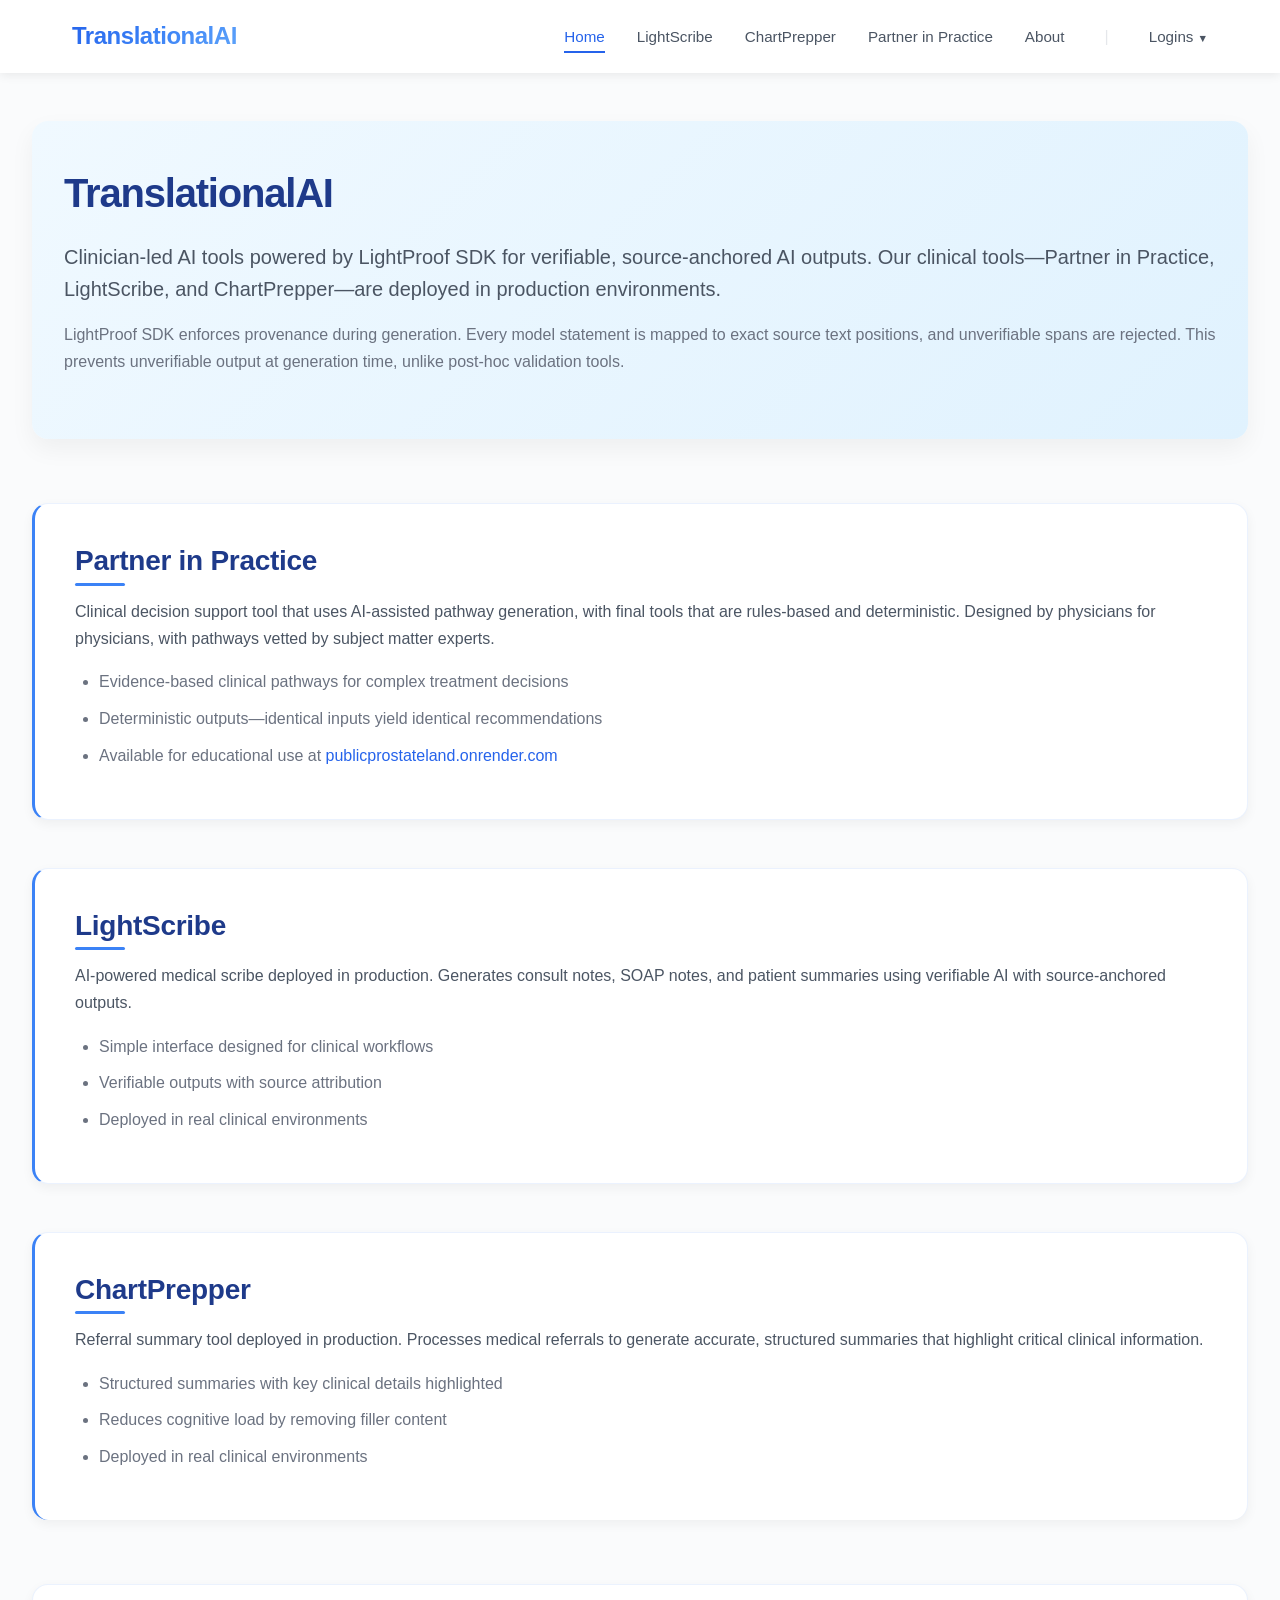
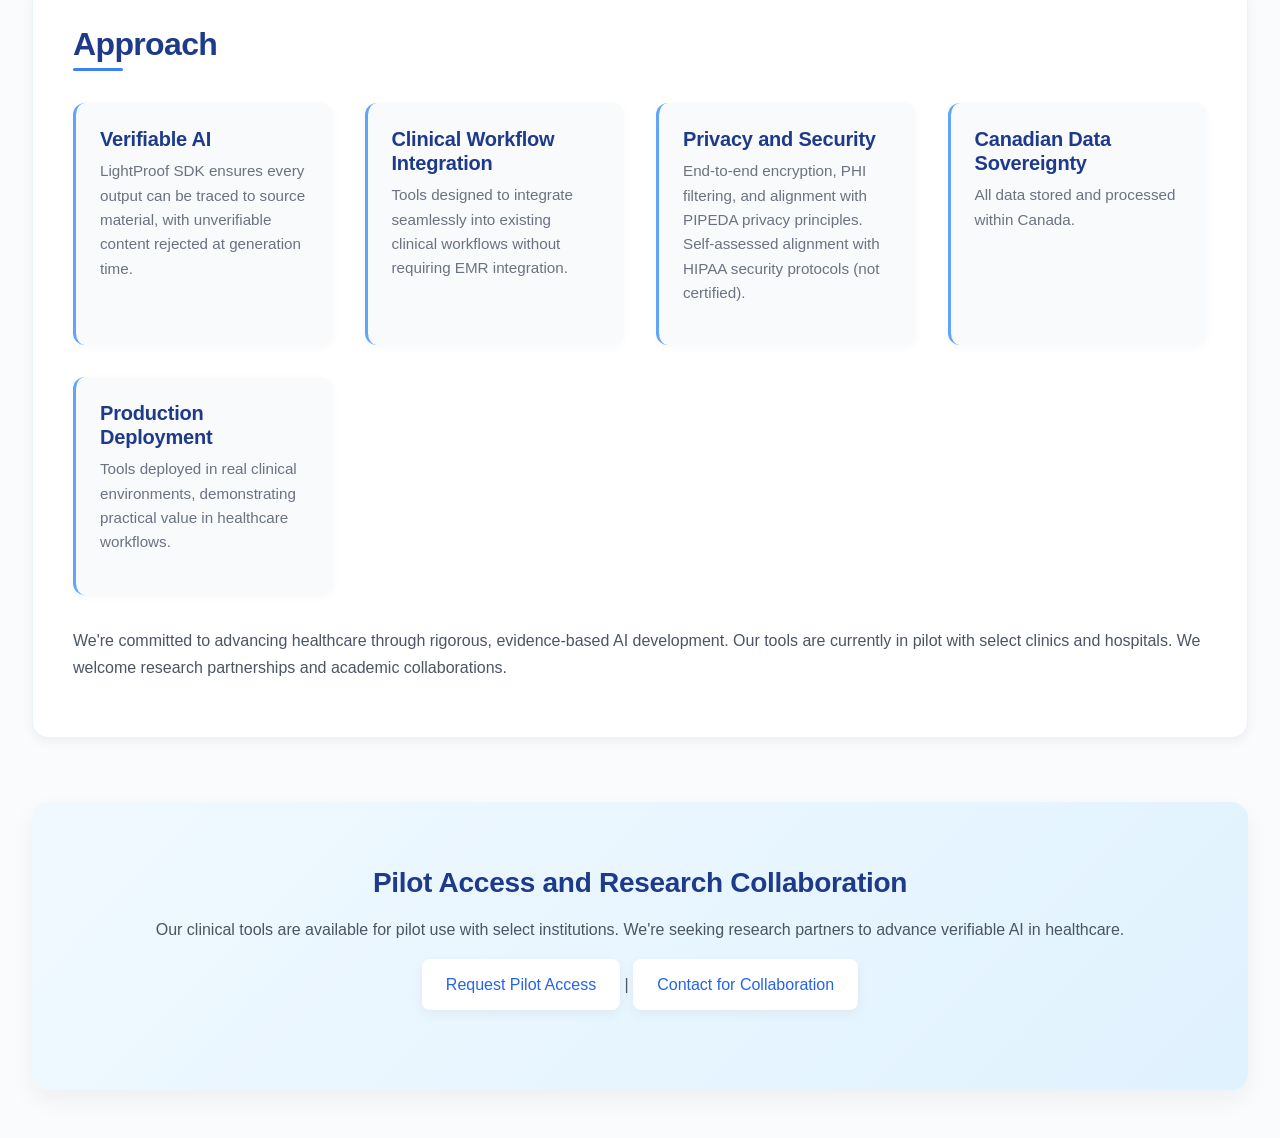
<file: examplesite/index.html>
<!DOCTYPE html>
<html lang="en">
<head>
    <meta charset="UTF-8">
    <meta name="viewport" content="width=device-width, initial-scale=1.0">
    <title>Redirecting...</title>
    <script>
        window.location.replace('home.html');
    </script>
</head>
<body>
    <p>Redirecting to <a href="home.html">home.html</a>...</p>
</body>
</html>
</file>
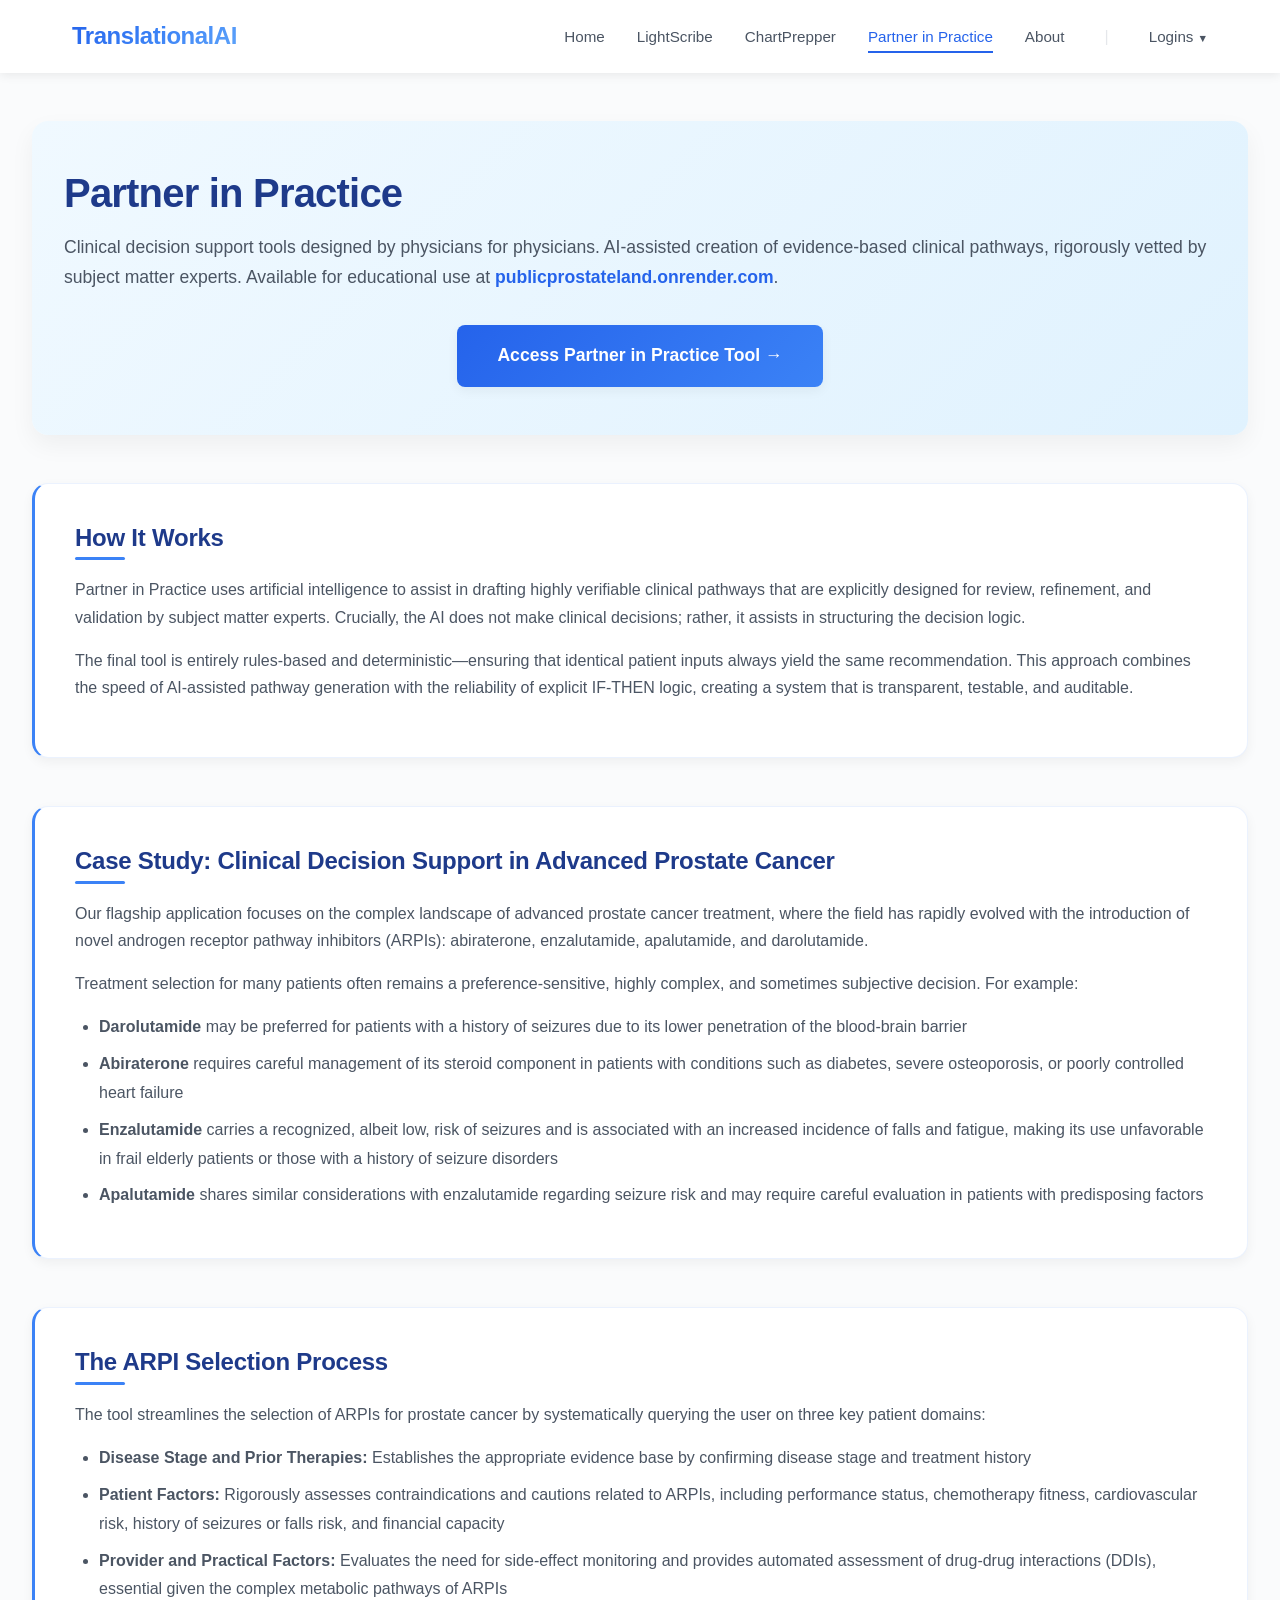
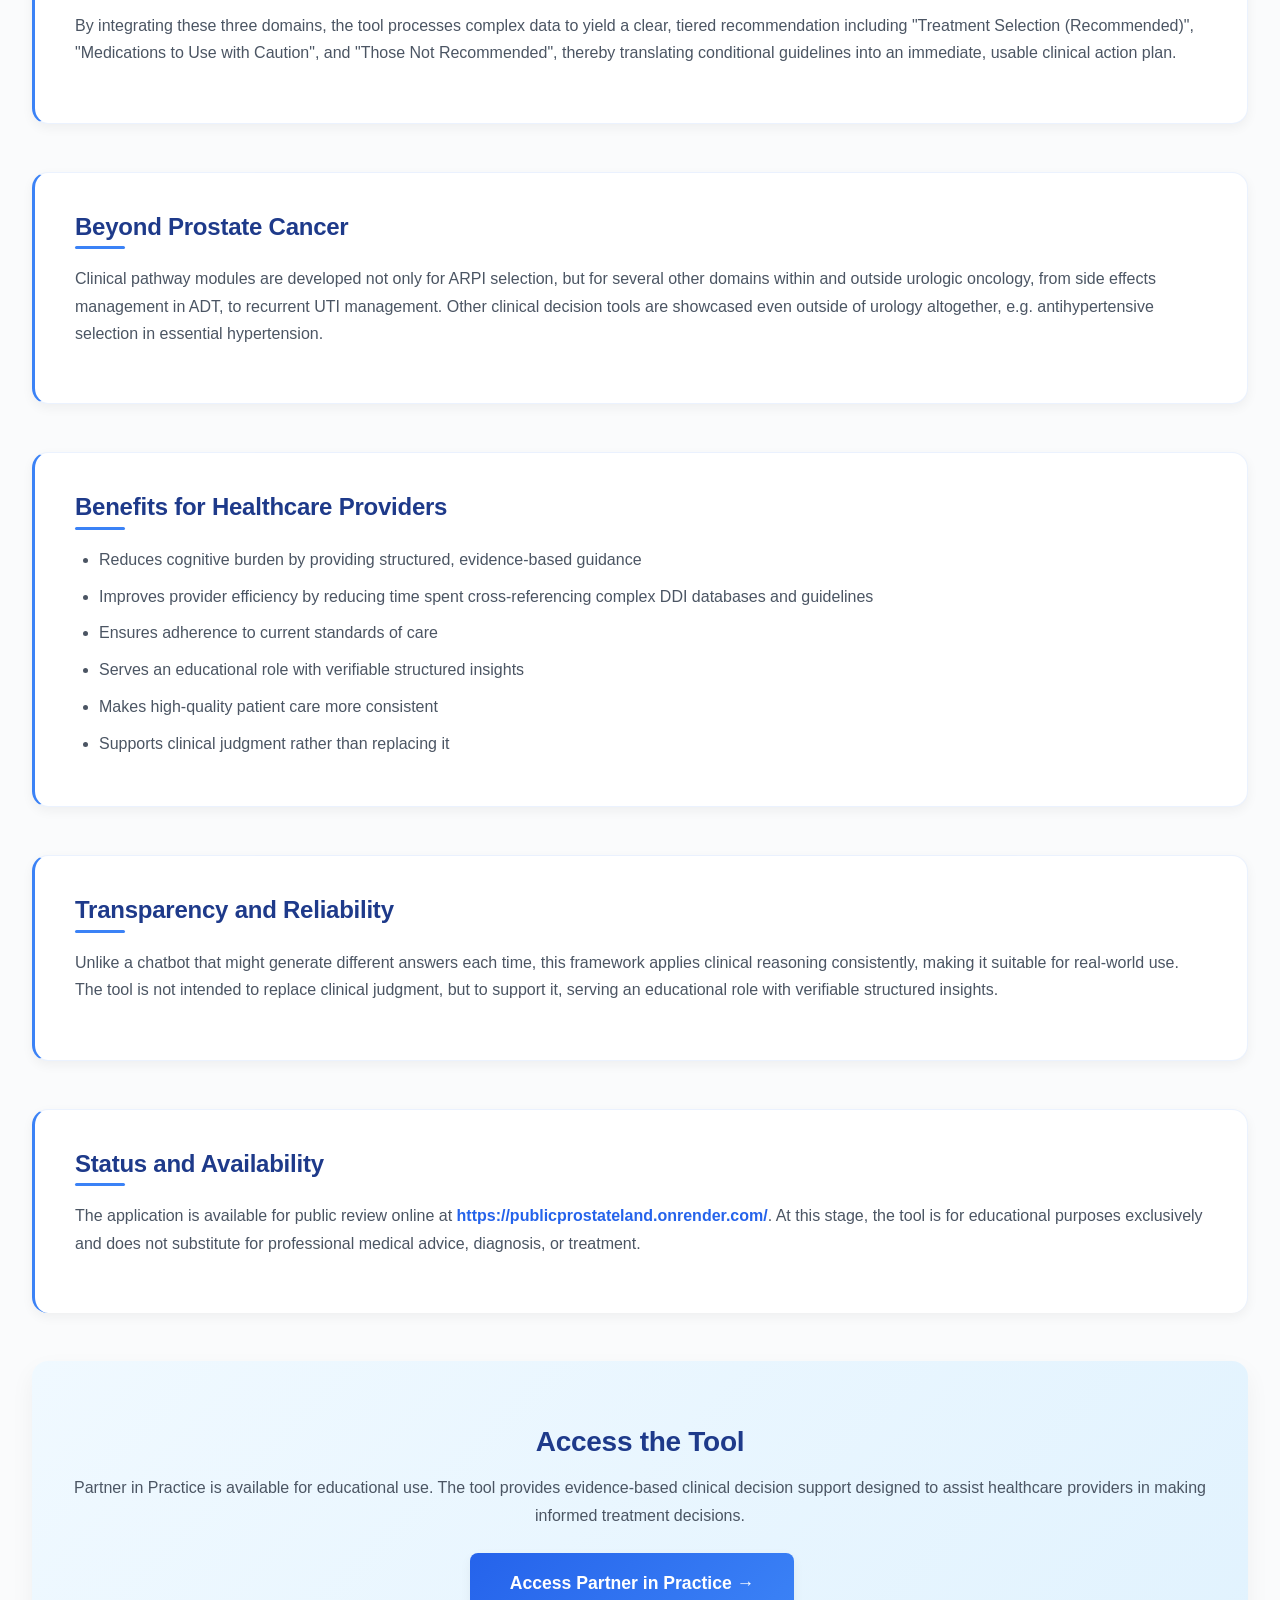
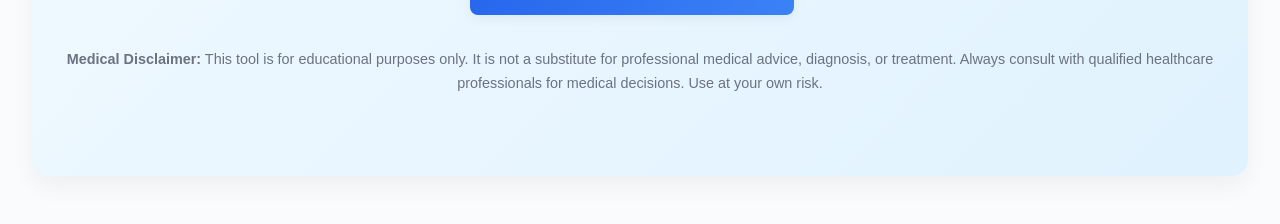
<file: examplesite/pip/index.html>
<!DOCTYPE html>
<html>
<head>
    <meta charset="UTF-8">
    <meta http-equiv="refresh" content="0; url=../partner-in-practice.html">
    <script>
        window.location.href = '../partner-in-practice.html';
    </script>
</head>
<body>
    <p>Redirecting to <a href="../partner-in-practice.html">Partner in Practice</a>...</p>
</body>
</html>
</file>
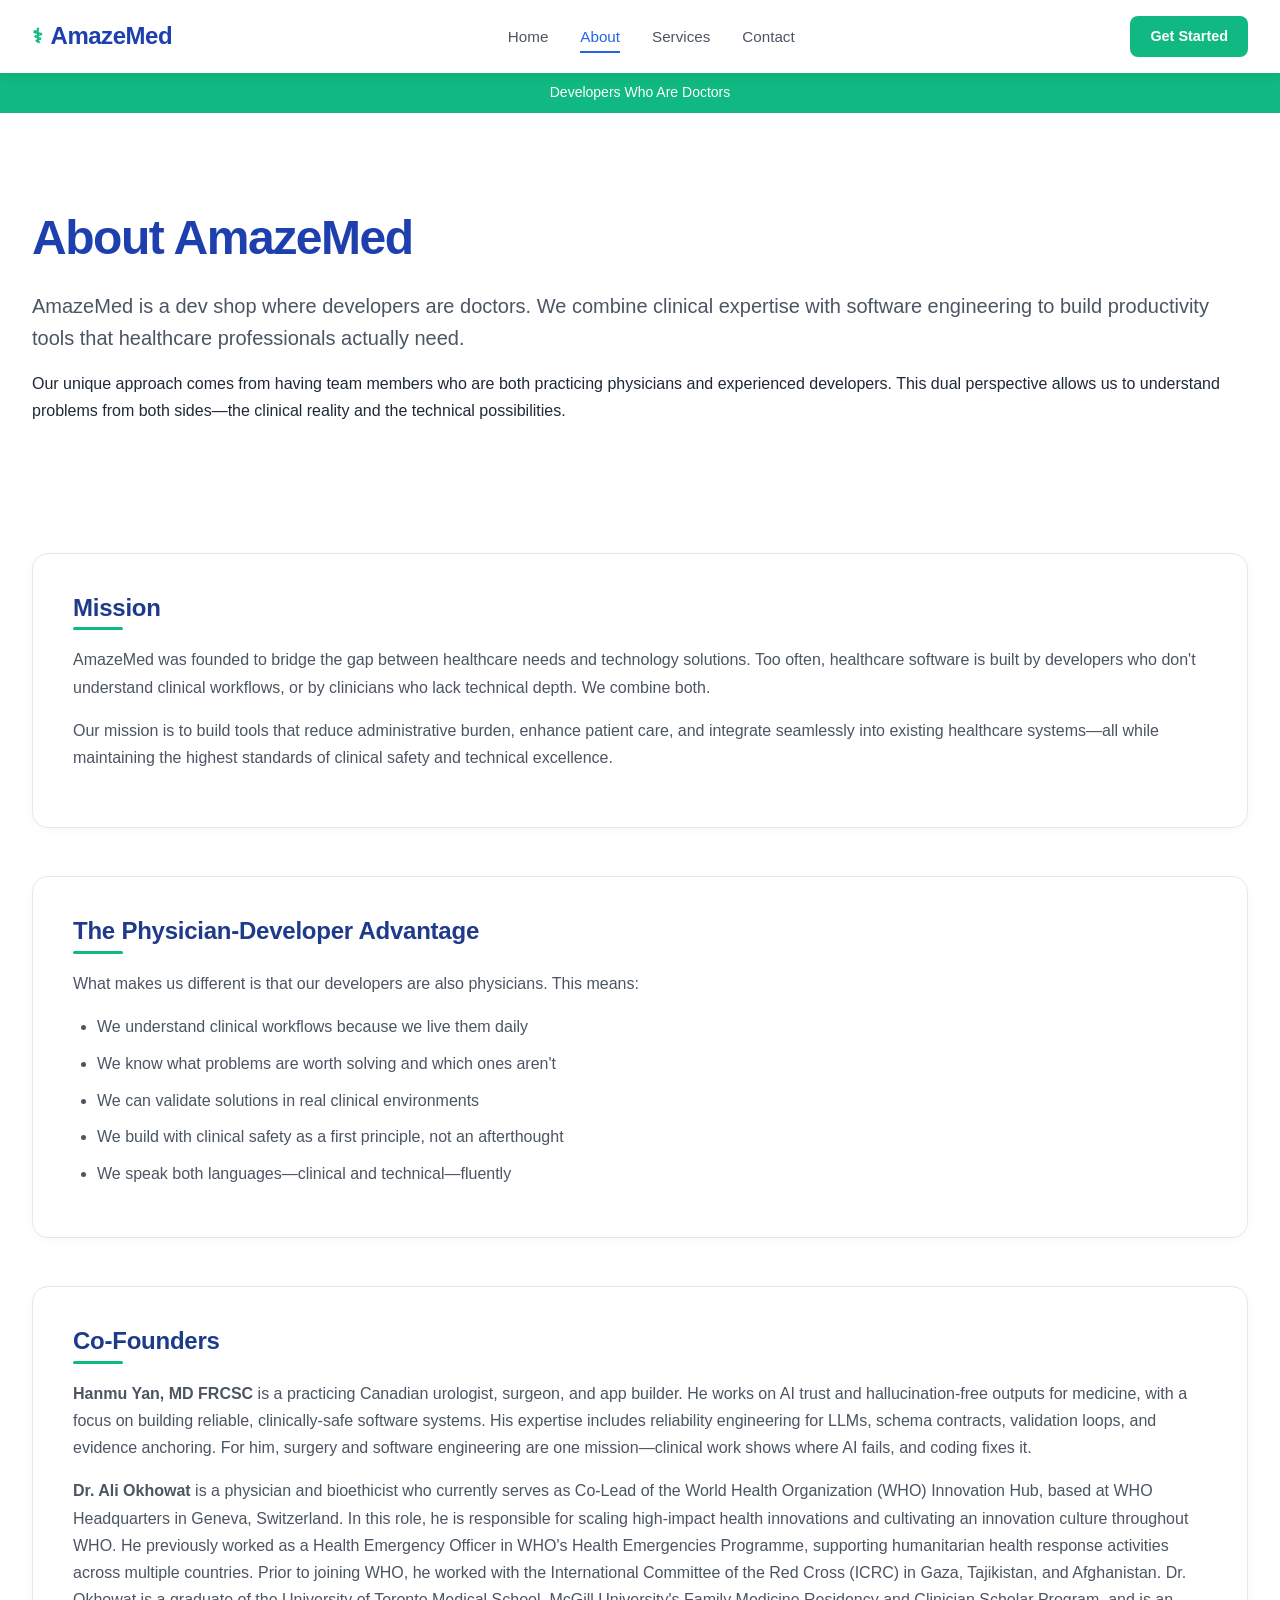
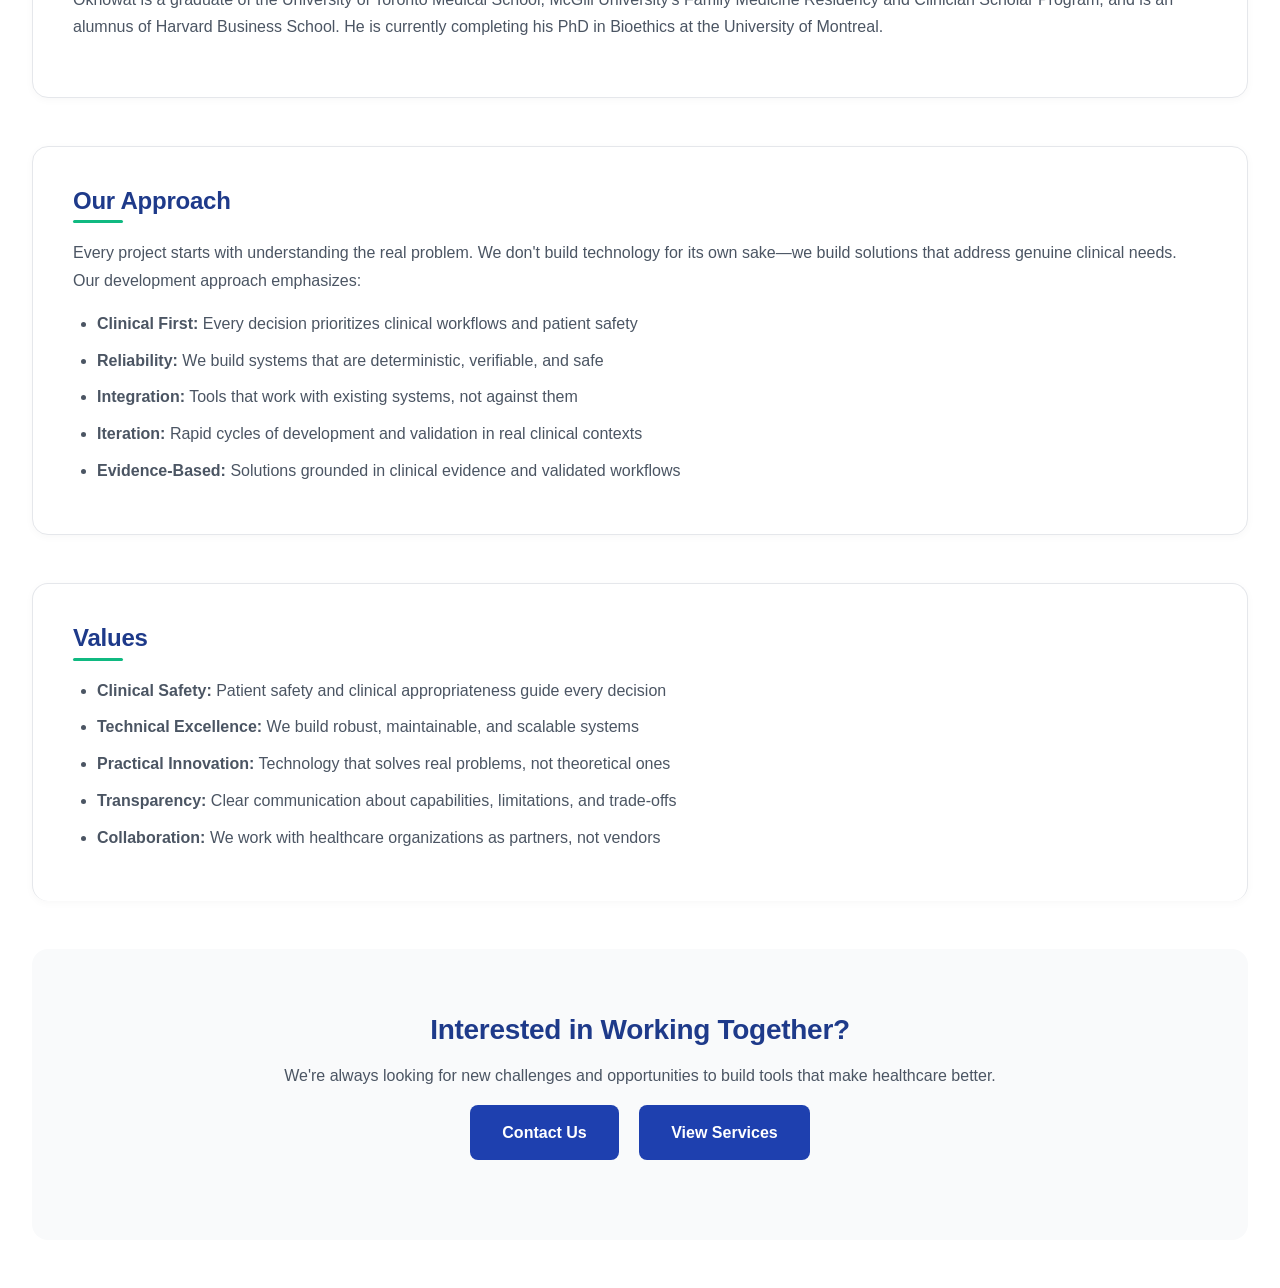
<file: about.html>
<!DOCTYPE html>
<html lang="en">
<head>
    <meta charset="UTF-8">
    <meta name="viewport" content="width=device-width, initial-scale=1.0">
    <title>AmazeMed - About</title>
    <link rel="stylesheet" href="styles.css">
</head>
<body>
    <div class="top-banner"></div>
    <script src="brand.js"></script>
    <script src="brand-injector.js"></script>
    <script src="nav.js"></script>
    <div class="container">
        <section class="header">
            <h1>About AmazeMed</h1>
            <p class="intro">
                AmazeMed is a dev shop where developers are doctors. We combine clinical expertise with software engineering to build productivity tools that healthcare professionals actually need.
            </p>
            <p>
                Our unique approach comes from having team members who are both practicing physicians and experienced developers. This dual perspective allows us to understand problems from both sides—the clinical reality and the technical possibilities.
            </p>
        </section>

        <section class="content">
            <div class="section">
                <h2>Mission</h2>
                <p>
                    AmazeMed was founded to bridge the gap between healthcare needs and technology solutions. Too often, healthcare software is built by developers who don't understand clinical workflows, or by clinicians who lack technical depth. We combine both.
                </p>
                <p>
                    Our mission is to build tools that reduce administrative burden, enhance patient care, and integrate seamlessly into existing healthcare systems—all while maintaining the highest standards of clinical safety and technical excellence.
                </p>
            </div>

            <div class="section">
                <h2>The Physician-Developer Advantage</h2>
                <p>
                    What makes us different is that our developers are also physicians. This means:
                </p>
                <ul>
                    <li>We understand clinical workflows because we live them daily</li>
                    <li>We know what problems are worth solving and which ones aren't</li>
                    <li>We can validate solutions in real clinical environments</li>
                    <li>We build with clinical safety as a first principle, not an afterthought</li>
                    <li>We speak both languages—clinical and technical—fluently</li>
                </ul>
            </div>

            <div class="section">
                <h2>Co-Founders</h2>
                <p>
                    <strong>Hanmu Yan, MD FRCSC</strong> is a practicing Canadian urologist, surgeon, and app builder. He works on AI trust and hallucination-free outputs for medicine, with a focus on building reliable, clinically-safe software systems. His expertise includes reliability engineering for LLMs, schema contracts, validation loops, and evidence anchoring. For him, surgery and software engineering are one mission—clinical work shows where AI fails, and coding fixes it.
                </p>
                <p>
                    <strong>Dr. Ali Okhowat</strong> is a physician and bioethicist who currently serves as Co-Lead of the World Health Organization (WHO) Innovation Hub, based at WHO Headquarters in Geneva, Switzerland. In this role, he is responsible for scaling high-impact health innovations and cultivating an innovation culture throughout WHO. He previously worked as a Health Emergency Officer in WHO's Health Emergencies Programme, supporting humanitarian health response activities across multiple countries. Prior to joining WHO, he worked with the International Committee of the Red Cross (ICRC) in Gaza, Tajikistan, and Afghanistan. Dr. Okhowat is a graduate of the University of Toronto Medical School, McGill University's Family Medicine Residency and Clinician Scholar Program, and is an alumnus of Harvard Business School. He is currently completing his PhD in Bioethics at the University of Montreal.
                </p>
            </div>

            <div class="section">
                <h2>Our Approach</h2>
                <p>
                    Every project starts with understanding the real problem. We don't build technology for its own sake—we build solutions that address genuine clinical needs. Our development approach emphasizes:
                </p>
                <ul>
                    <li><strong>Clinical First:</strong> Every decision prioritizes clinical workflows and patient safety</li>
                    <li><strong>Reliability:</strong> We build systems that are deterministic, verifiable, and safe</li>
                    <li><strong>Integration:</strong> Tools that work with existing systems, not against them</li>
                    <li><strong>Iteration:</strong> Rapid cycles of development and validation in real clinical contexts</li>
                    <li><strong>Evidence-Based:</strong> Solutions grounded in clinical evidence and validated workflows</li>
                </ul>
            </div>

            <div class="section">
                <h2>Values</h2>
                <ul>
                    <li><strong>Clinical Safety:</strong> Patient safety and clinical appropriateness guide every decision</li>
                    <li><strong>Technical Excellence:</strong> We build robust, maintainable, and scalable systems</li>
                    <li><strong>Practical Innovation:</strong> Technology that solves real problems, not theoretical ones</li>
                    <li><strong>Transparency:</strong> Clear communication about capabilities, limitations, and trade-offs</li>
                    <li><strong>Collaboration:</strong> We work with healthcare organizations as partners, not vendors</li>
                </ul>
            </div>
        </section>

        <section class="cta">
            <h2>Interested in Working Together?</h2>
            <p>We're always looking for new challenges and opportunities to build tools that make healthcare better.</p>
            <p>
                <a href="contact.html" class="btn-primary">Contact Us</a>
                <a href="services.html" class="btn-secondary">View Services</a>
            </p>
        </section>
    </div>

    <script>
        // Force full width by finding and overriding constraining parent elements
        (function() {
            function forceFullWidth() {
                const container = document.querySelector('.container');
                if (!container) return;

                let parent = container.parentElement;
                while (parent && parent !== document.body) {
                    const computedStyle = window.getComputedStyle(parent);
                    const maxWidth = computedStyle.maxWidth;

                    if (maxWidth && maxWidth !== 'none' && maxWidth !== '100%') {
                        parent.style.setProperty('max-width', '100%', 'important');
                        parent.style.setProperty('width', '100%', 'important');
                    }

                    parent = parent.parentElement;
                }

                container.style.setProperty('max-width', '100%', 'important');
                container.style.setProperty('width', '100%', 'important');
            }

            if (document.readyState === 'loading') {
                document.addEventListener('DOMContentLoaded', forceFullWidth);
            } else {
                forceFullWidth();
            }

            setTimeout(forceFullWidth, 100);
            setTimeout(forceFullWidth, 500);
        })();
    </script>
</body>
</html>
</file>
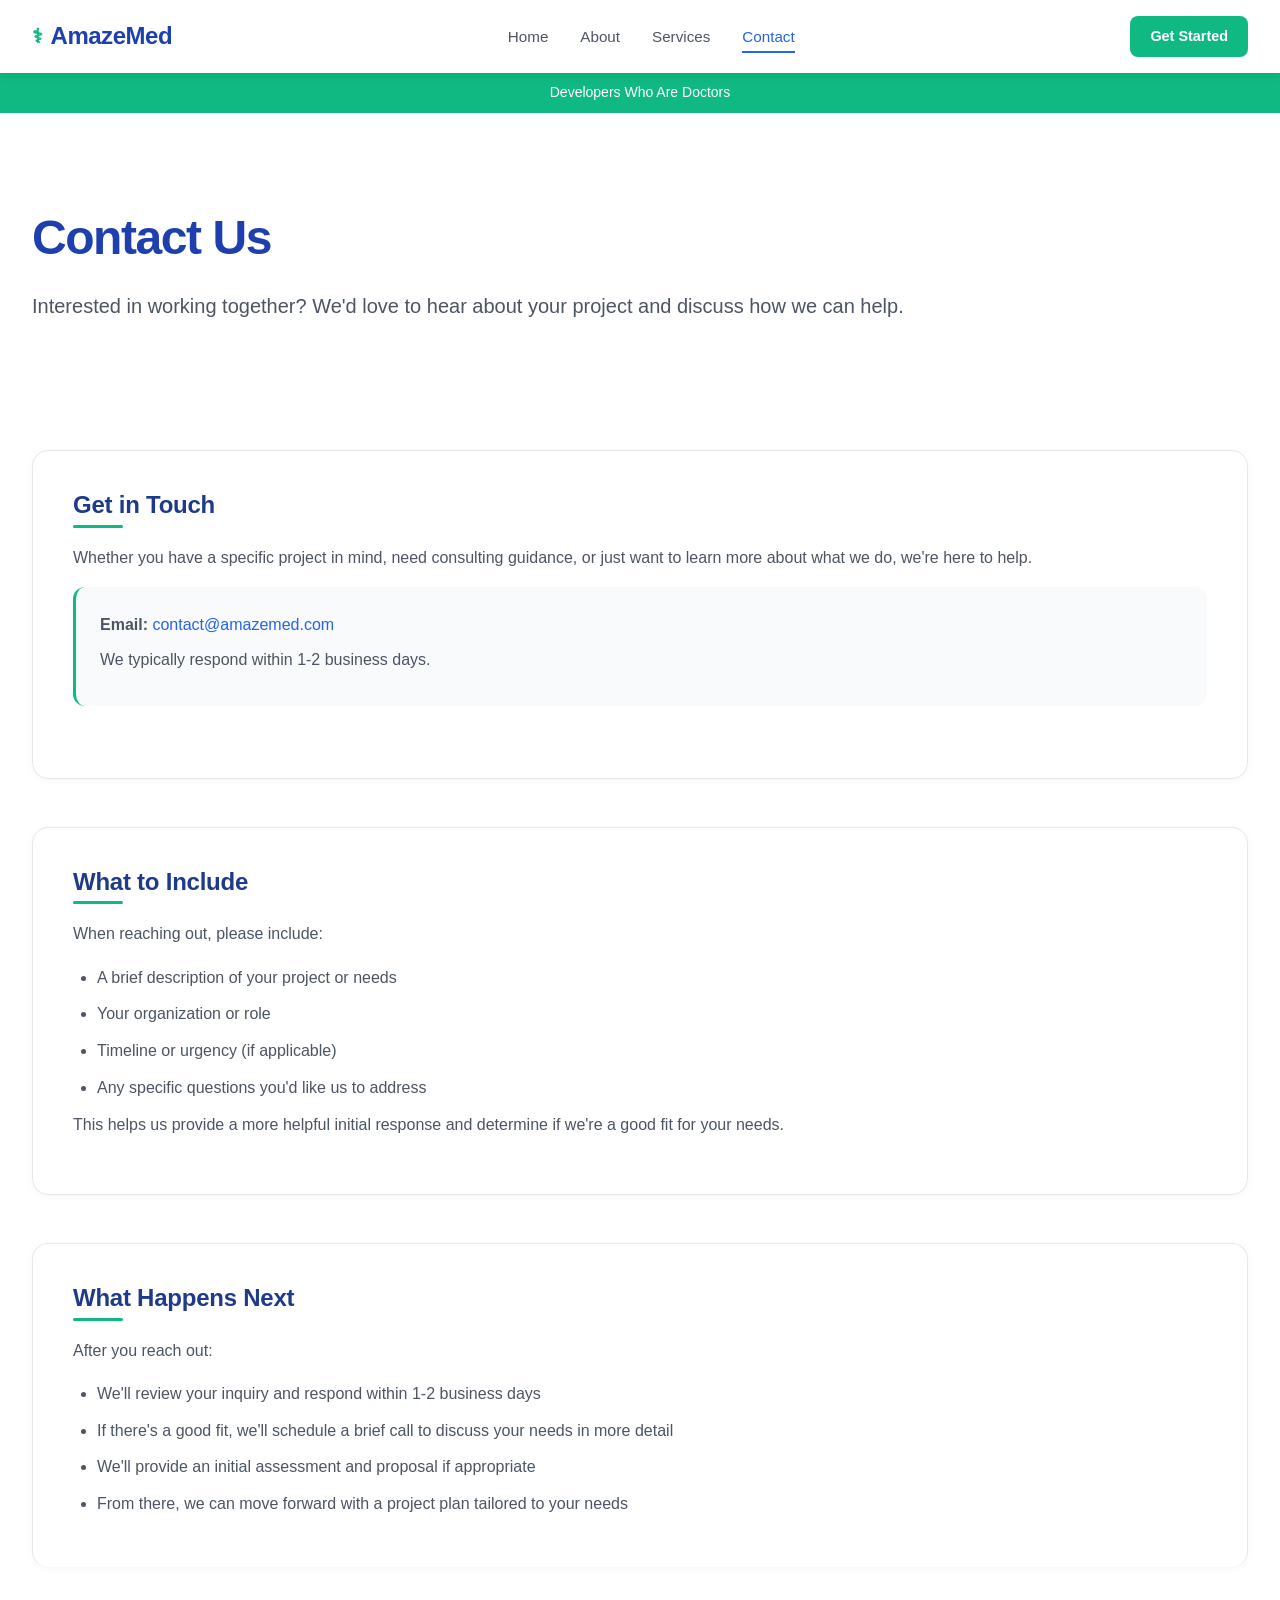
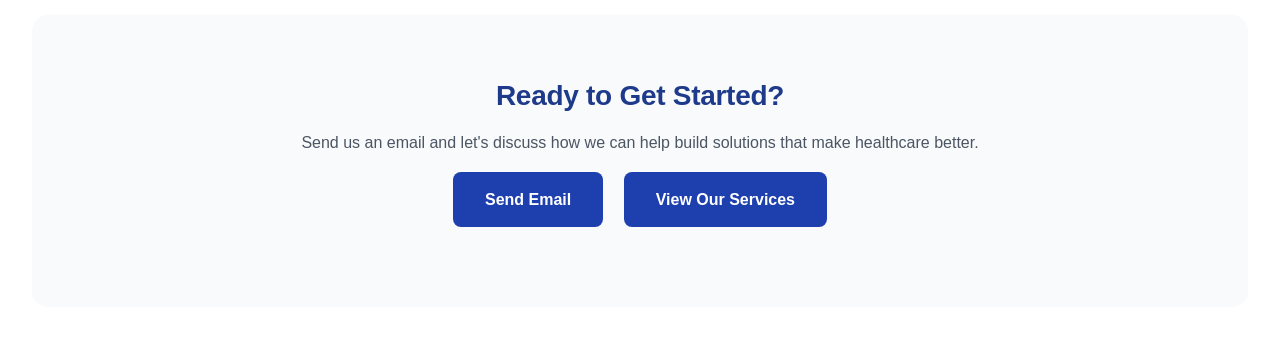
<file: contact.html>
<!DOCTYPE html>
<html lang="en">
<head>
    <meta charset="UTF-8">
    <meta name="viewport" content="width=device-width, initial-scale=1.0">
    <title>AmazeMed - Contact</title>
    <link rel="stylesheet" href="styles.css">
</head>
<body>
    <div class="top-banner"></div>
    <script src="brand.js"></script>
    <script src="brand-injector.js"></script>
    <script src="nav.js"></script>
    <div class="container">
        <section class="header">
            <h1>Contact Us</h1>
            <p class="intro">
                Interested in working together? We'd love to hear about your project and discuss how we can help.
            </p>
        </section>

        <section class="content">
            <div class="section">
                <h2>Get in Touch</h2>
                <p>
                    Whether you have a specific project in mind, need consulting guidance, or just want to learn more about what we do, we're here to help.
                </p>
                <div class="contact-info">
                    <p><strong>Email:</strong> <a href="mailto:contact@amazemed.com">contact@amazemed.com</a></p>
                    <p>We typically respond within 1-2 business days.</p>
                </div>
            </div>

            <div class="section">
                <h2>What to Include</h2>
                <p>
                    When reaching out, please include:
                </p>
                <ul>
                    <li>A brief description of your project or needs</li>
                    <li>Your organization or role</li>
                    <li>Timeline or urgency (if applicable)</li>
                    <li>Any specific questions you'd like us to address</li>
                </ul>
                <p>
                    This helps us provide a more helpful initial response and determine if we're a good fit for your needs.
                </p>
            </div>

            <div class="section">
                <h2>What Happens Next</h2>
                <p>
                    After you reach out:
                </p>
                <ol>
                    <li>We'll review your inquiry and respond within 1-2 business days</li>
                    <li>If there's a good fit, we'll schedule a brief call to discuss your needs in more detail</li>
                    <li>We'll provide an initial assessment and proposal if appropriate</li>
                    <li>From there, we can move forward with a project plan tailored to your needs</li>
                </ol>
            </div>
        </section>

        <section class="cta">
            <h2>Ready to Get Started?</h2>
            <p>Send us an email and let's discuss how we can help build solutions that make healthcare better.</p>
            <p>
                <a href="mailto:contact@amazemed.com" class="btn-primary">Send Email</a>
                <a href="services.html" class="btn-secondary">View Our Services</a>
            </p>
        </section>
    </div>

    <script>
        // Force full width by finding and overriding constraining parent elements
        (function() {
            function forceFullWidth() {
                const container = document.querySelector('.container');
                if (!container) return;

                let parent = container.parentElement;
                while (parent && parent !== document.body) {
                    const computedStyle = window.getComputedStyle(parent);
                    const maxWidth = computedStyle.maxWidth;

                    if (maxWidth && maxWidth !== 'none' && maxWidth !== '100%') {
                        parent.style.setProperty('max-width', '100%', 'important');
                        parent.style.setProperty('width', '100%', 'important');
                    }

                    parent = parent.parentElement;
                }

                container.style.setProperty('max-width', '100%', 'important');
                container.style.setProperty('width', '100%', 'important');
            }

            if (document.readyState === 'loading') {
                document.addEventListener('DOMContentLoaded', forceFullWidth);
            } else {
                forceFullWidth();
            }

            setTimeout(forceFullWidth, 100);
            setTimeout(forceFullWidth, 500);
        })();
    </script>
</body>
</html>
</file>
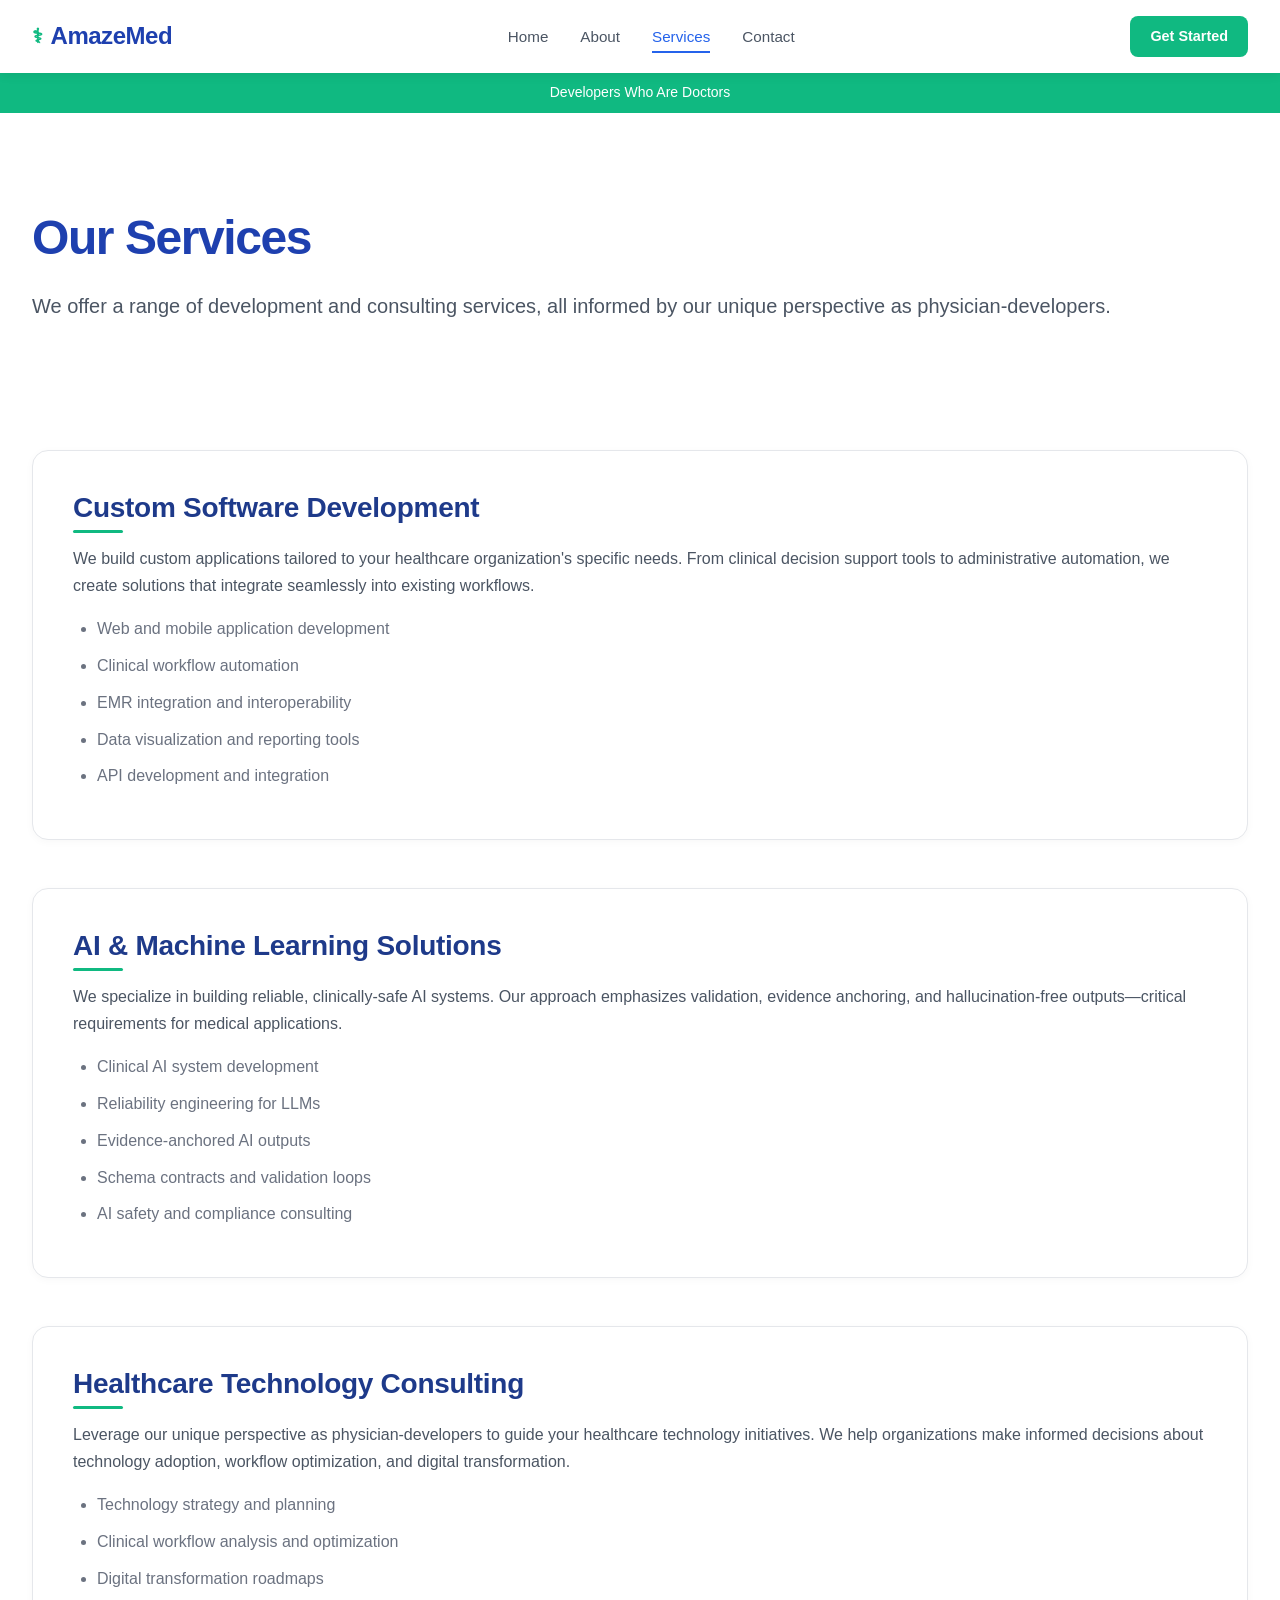
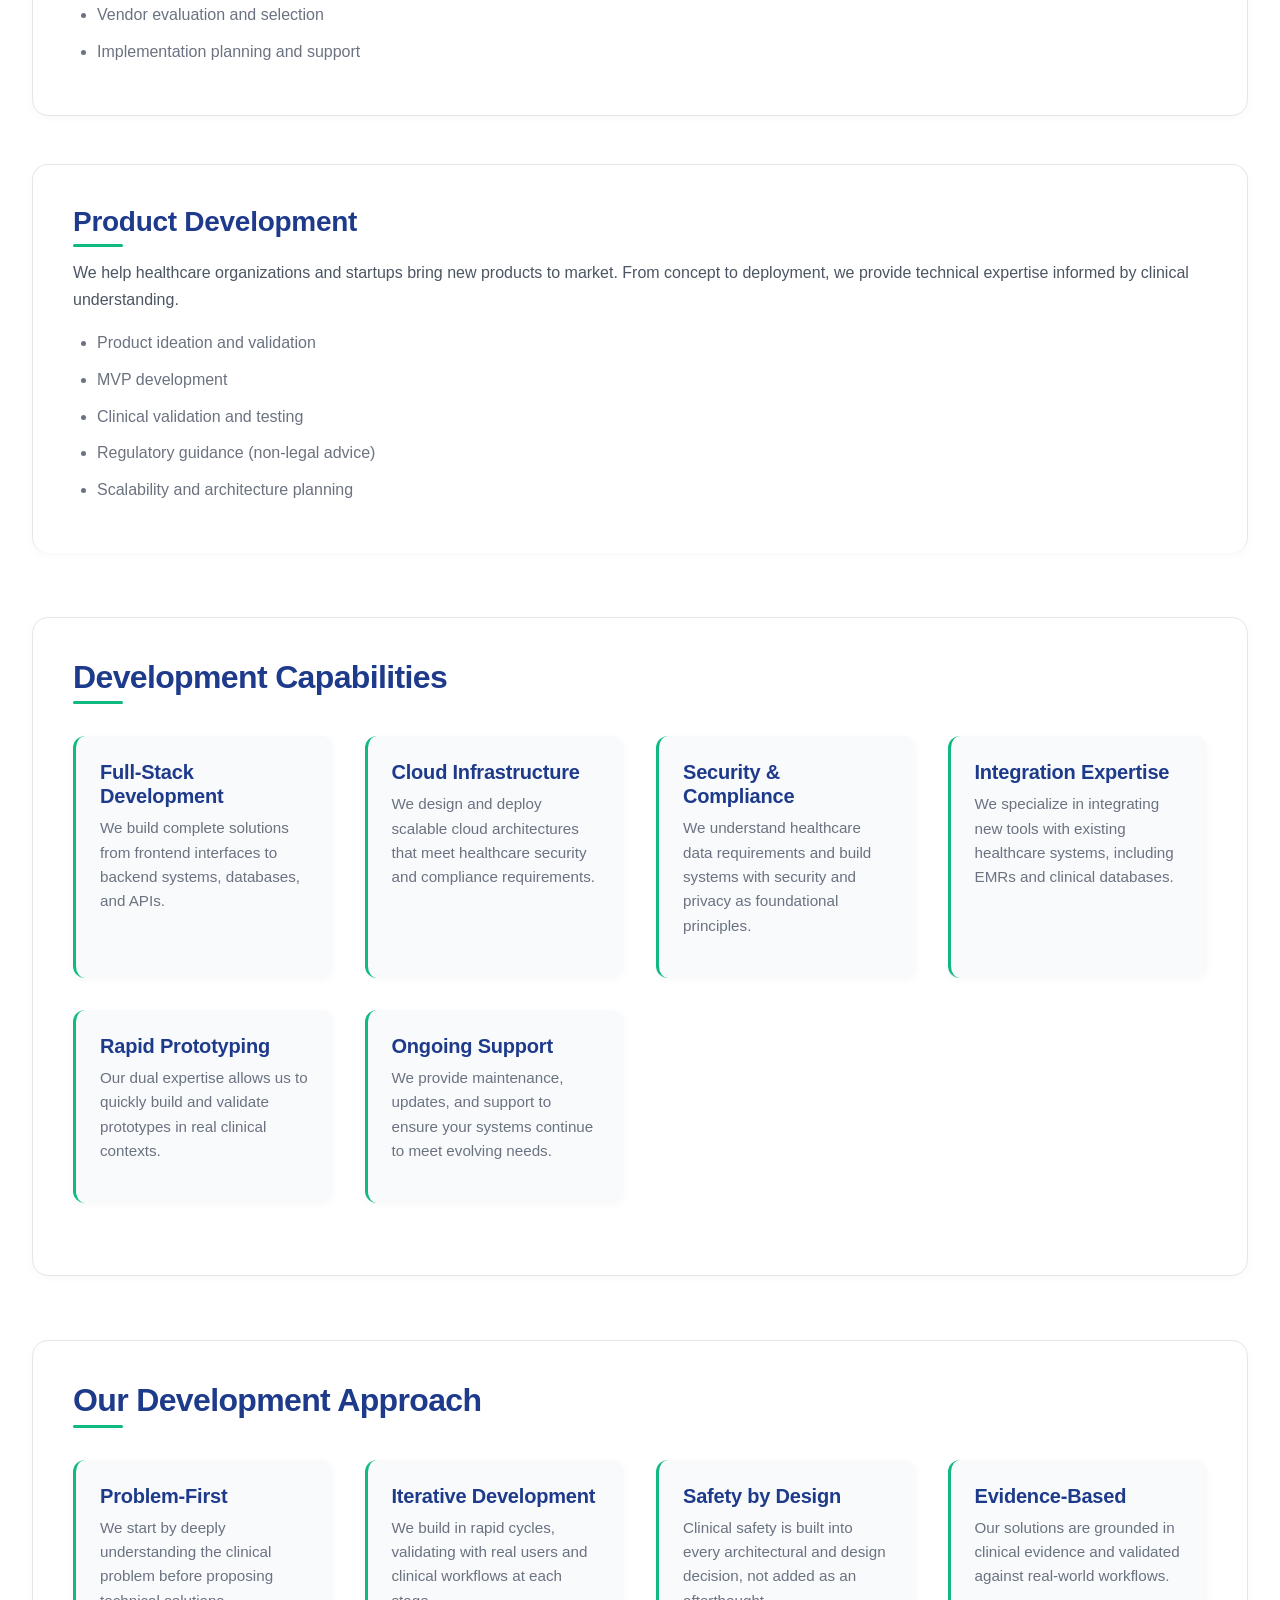
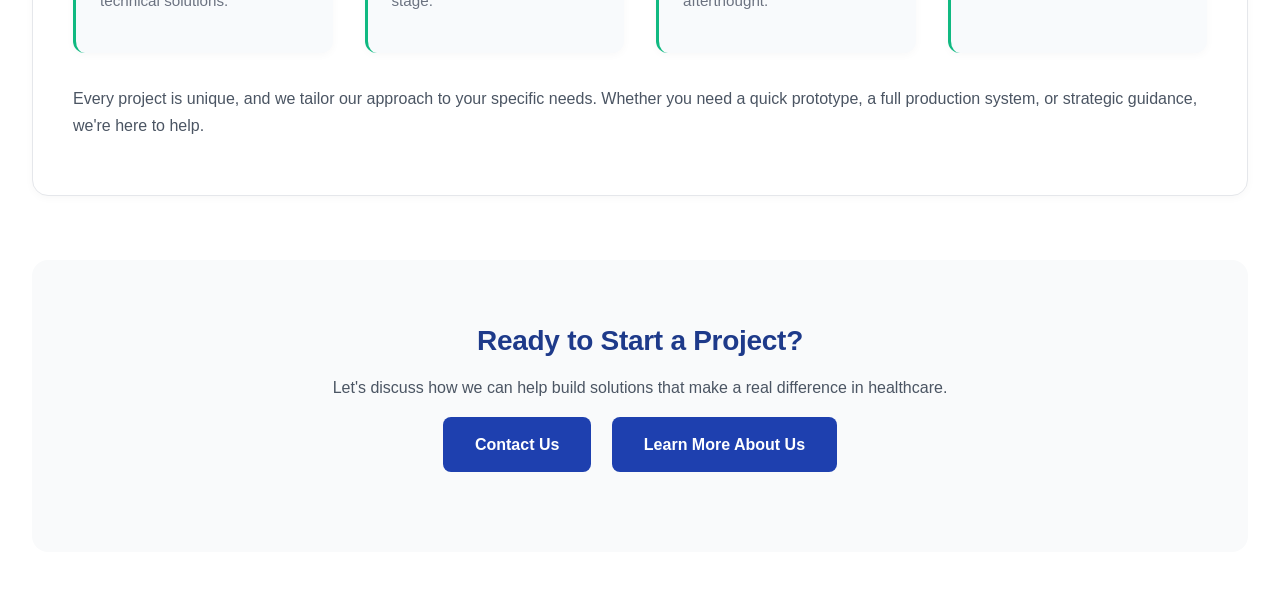
<file: services.html>
<!DOCTYPE html>
<html lang="en">
<head>
    <meta charset="UTF-8">
    <meta name="viewport" content="width=device-width, initial-scale=1.0">
    <title>AmazeMed - Services</title>
    <link rel="stylesheet" href="styles.css">
</head>
<body>
    <div class="top-banner"></div>
    <script src="brand.js"></script>
    <script src="brand-injector.js"></script>
    <script src="nav.js"></script>
    <div class="container">
        <section class="header">
            <h1>Our Services</h1>
            <p class="intro">
                We offer a range of development and consulting services, all informed by our unique perspective as physician-developers.
            </p>
        </section>

        <section class="services">
            <div class="service">
                <h2>Custom Software Development</h2>
                <p>We build custom applications tailored to your healthcare organization's specific needs. From clinical decision support tools to administrative automation, we create solutions that integrate seamlessly into existing workflows.</p>
                <ul>
                    <li>Web and mobile application development</li>
                    <li>Clinical workflow automation</li>
                    <li>EMR integration and interoperability</li>
                    <li>Data visualization and reporting tools</li>
                    <li>API development and integration</li>
                </ul>
            </div>

            <div class="service">
                <h2>AI & Machine Learning Solutions</h2>
                <p>We specialize in building reliable, clinically-safe AI systems. Our approach emphasizes validation, evidence anchoring, and hallucination-free outputs—critical requirements for medical applications.</p>
                <ul>
                    <li>Clinical AI system development</li>
                    <li>Reliability engineering for LLMs</li>
                    <li>Evidence-anchored AI outputs</li>
                    <li>Schema contracts and validation loops</li>
                    <li>AI safety and compliance consulting</li>
                </ul>
            </div>

            <div class="service">
                <h2>Healthcare Technology Consulting</h2>
                <p>Leverage our unique perspective as physician-developers to guide your healthcare technology initiatives. We help organizations make informed decisions about technology adoption, workflow optimization, and digital transformation.</p>
                <ul>
                    <li>Technology strategy and planning</li>
                    <li>Clinical workflow analysis and optimization</li>
                    <li>Digital transformation roadmaps</li>
                    <li>Vendor evaluation and selection</li>
                    <li>Implementation planning and support</li>
                </ul>
            </div>

            <div class="service">
                <h2>Product Development</h2>
                <p>We help healthcare organizations and startups bring new products to market. From concept to deployment, we provide technical expertise informed by clinical understanding.</p>
                <ul>
                    <li>Product ideation and validation</li>
                    <li>MVP development</li>
                    <li>Clinical validation and testing</li>
                    <li>Regulatory guidance (non-legal advice)</li>
                    <li>Scalability and architecture planning</li>
                </ul>
            </div>
        </section>

        <section class="benefits">
            <h2>Development Capabilities</h2>
            <div class="benefit-list">
                <div class="benefit">
                    <h3>Full-Stack Development</h3>
                    <p>We build complete solutions from frontend interfaces to backend systems, databases, and APIs.</p>
                </div>
                <div class="benefit">
                    <h3>Cloud Infrastructure</h3>
                    <p>We design and deploy scalable cloud architectures that meet healthcare security and compliance requirements.</p>
                </div>
                <div class="benefit">
                    <h3>Security & Compliance</h3>
                    <p>We understand healthcare data requirements and build systems with security and privacy as foundational principles.</p>
                </div>
                <div class="benefit">
                    <h3>Integration Expertise</h3>
                    <p>We specialize in integrating new tools with existing healthcare systems, including EMRs and clinical databases.</p>
                </div>
                <div class="benefit">
                    <h3>Rapid Prototyping</h3>
                    <p>Our dual expertise allows us to quickly build and validate prototypes in real clinical contexts.</p>
                </div>
                <div class="benefit">
                    <h3>Ongoing Support</h3>
                    <p>We provide maintenance, updates, and support to ensure your systems continue to meet evolving needs.</p>
                </div>
            </div>
        </section>

        <section class="benefits">
            <h2>Our Development Approach</h2>
            <div class="benefit-list">
                <div class="benefit">
                    <h3>Problem-First</h3>
                    <p>We start by deeply understanding the clinical problem before proposing technical solutions.</p>
                </div>
                <div class="benefit">
                    <h3>Iterative Development</h3>
                    <p>We build in rapid cycles, validating with real users and clinical workflows at each stage.</p>
                </div>
                <div class="benefit">
                    <h3>Safety by Design</h3>
                    <p>Clinical safety is built into every architectural and design decision, not added as an afterthought.</p>
                </div>
                <div class="benefit">
                    <h3>Evidence-Based</h3>
                    <p>Our solutions are grounded in clinical evidence and validated against real-world workflows.</p>
                </div>
            </div>
            <p class="footer-note">
                Every project is unique, and we tailor our approach to your specific needs. Whether you need a quick prototype, a full production system, or strategic guidance, we're here to help.
            </p>
        </section>

        <section class="cta">
            <h2>Ready to Start a Project?</h2>
            <p>Let's discuss how we can help build solutions that make a real difference in healthcare.</p>
            <p>
                <a href="contact.html" class="btn-primary">Contact Us</a>
                <a href="about.html" class="btn-secondary">Learn More About Us</a>
            </p>
        </section>
    </div>

    <script>
        // Force full width by finding and overriding constraining parent elements
        (function() {
            function forceFullWidth() {
                const container = document.querySelector('.container');
                if (!container) return;

                let parent = container.parentElement;
                while (parent && parent !== document.body) {
                    const computedStyle = window.getComputedStyle(parent);
                    const maxWidth = computedStyle.maxWidth;

                    if (maxWidth && maxWidth !== 'none' && maxWidth !== '100%') {
                        parent.style.setProperty('max-width', '100%', 'important');
                        parent.style.setProperty('width', '100%', 'important');
                    }

                    parent = parent.parentElement;
                }

                container.style.setProperty('max-width', '100%', 'important');
                container.style.setProperty('width', '100%', 'important');
            }

            if (document.readyState === 'loading') {
                document.addEventListener('DOMContentLoaded', forceFullWidth);
            } else {
                forceFullWidth();
            }

            setTimeout(forceFullWidth, 100);
            setTimeout(forceFullWidth, 500);
        })();
    </script>
</body>
</html>
</file>
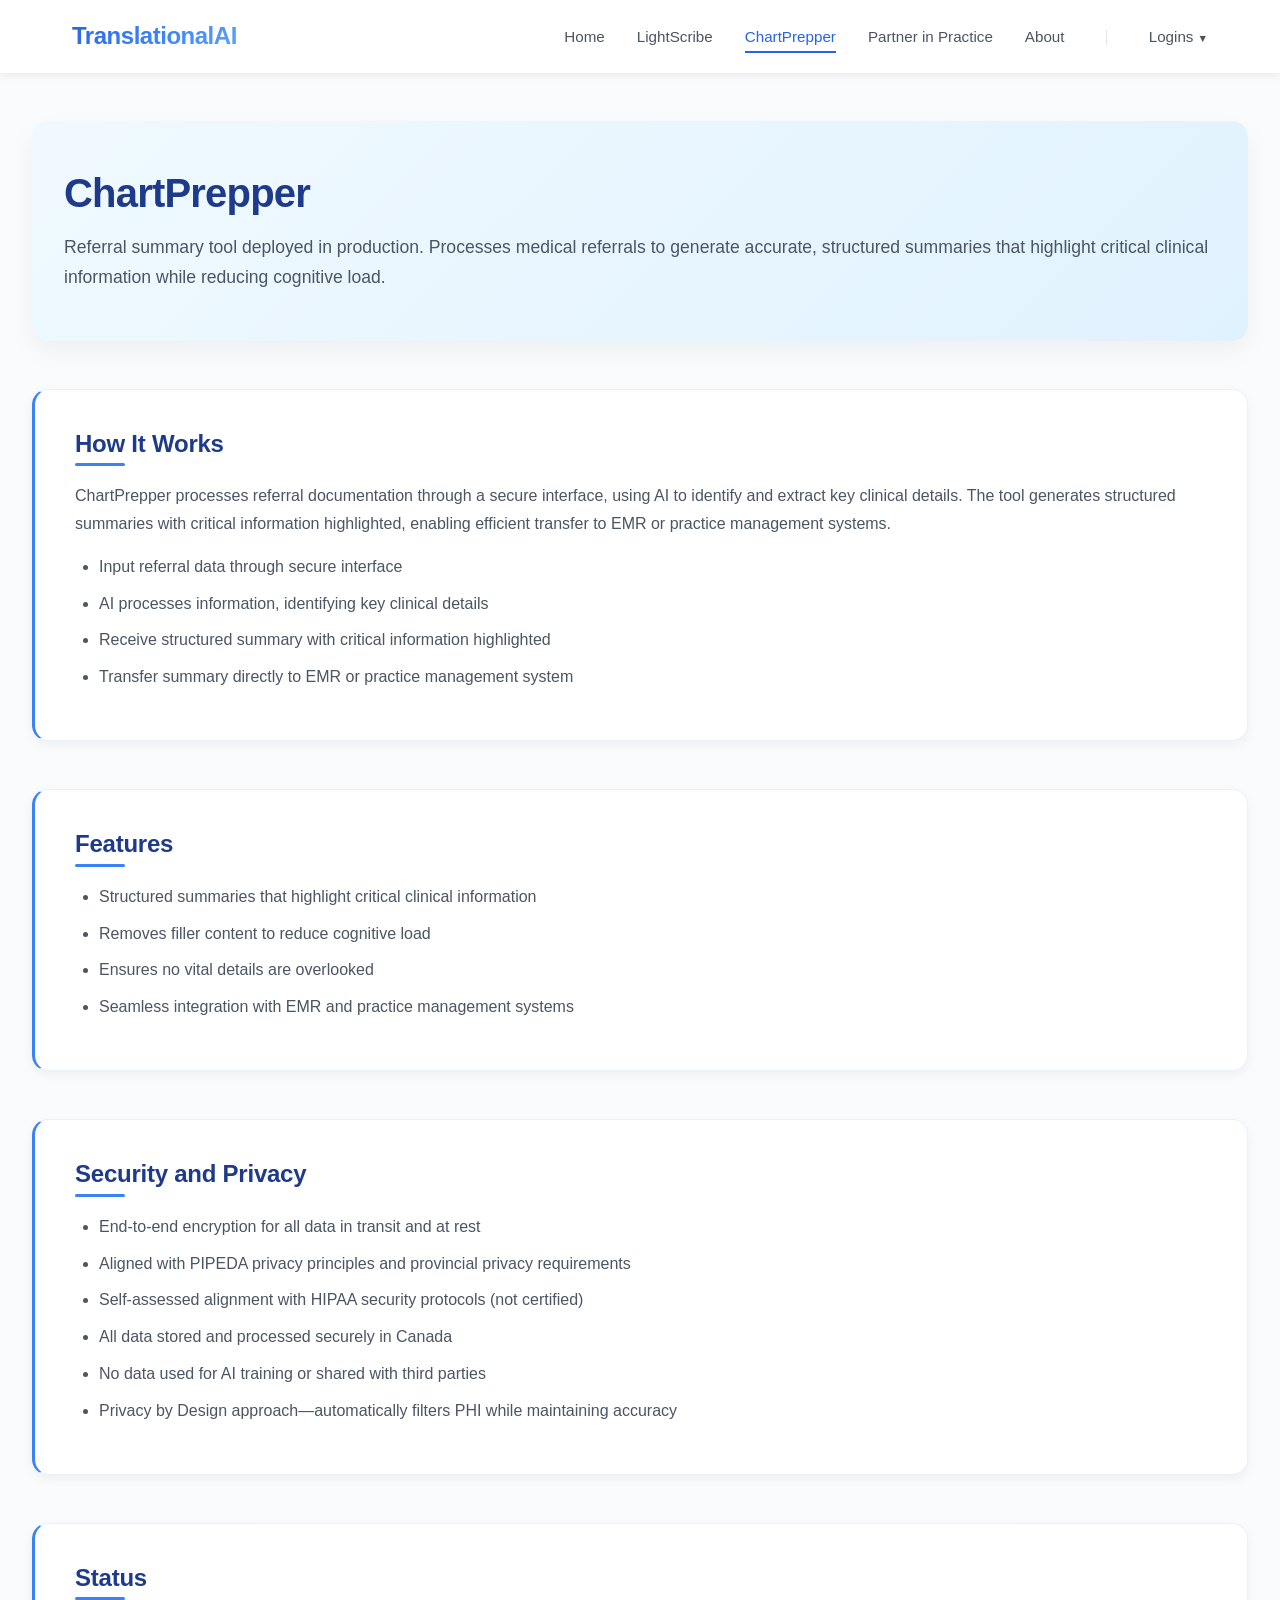
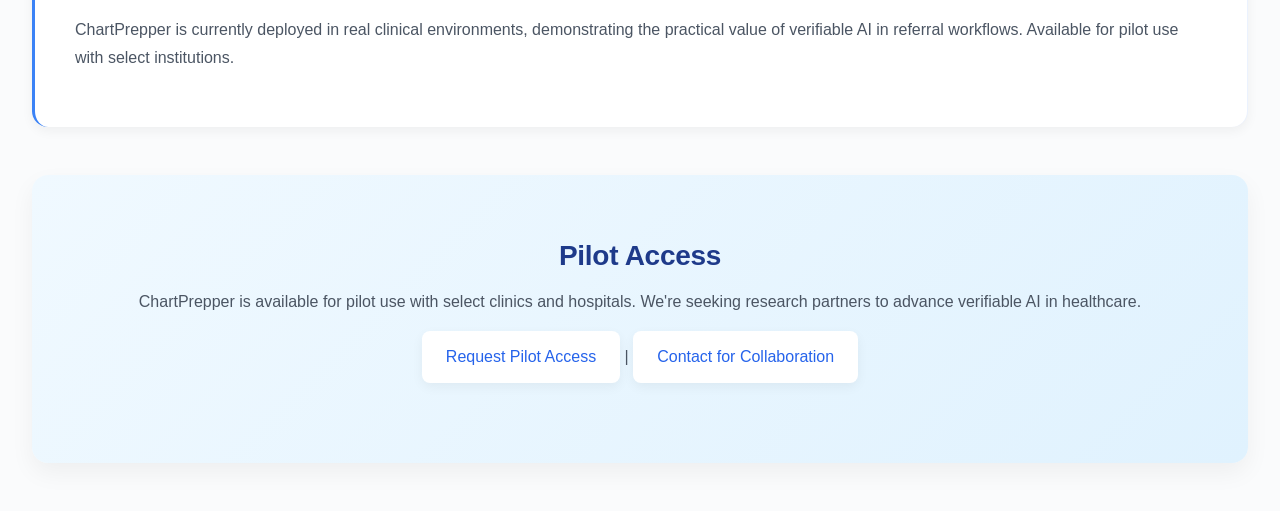
<file: examplesite/chartprepper.html>
<!DOCTYPE html>
<html lang="en">
<head>
    <meta charset="UTF-8">
    <meta name="viewport" content="width=device-width, initial-scale=1.0">
    <title>TranslationalAI - ChartPrepper</title>
    <link rel="stylesheet" href="styles.css">
</head>
<body>
    <script src="nav.js"></script>
    <div class="container">
        <section class="header">
            <h1>ChartPrepper</h1>
            <p class="intro">
                Referral summary tool deployed in production. Processes medical referrals to generate accurate, structured summaries that highlight critical clinical information while reducing cognitive load.
            </p>
        </section>

        <section class="content">
            <div class="section">
                <h2>How It Works</h2>
                <p>
                    ChartPrepper processes referral documentation through a secure interface, using AI to identify and extract key clinical details. The tool generates structured summaries with critical information highlighted, enabling efficient transfer to EMR or practice management systems.
                </p>
                <ol>
                    <li>Input referral data through secure interface</li>
                    <li>AI processes information, identifying key clinical details</li>
                    <li>Receive structured summary with critical information highlighted</li>
                    <li>Transfer summary directly to EMR or practice management system</li>
                </ol>
            </div>

            <div class="section">
                <h2>Features</h2>
                <ul>
                    <li>Structured summaries that highlight critical clinical information</li>
                    <li>Removes filler content to reduce cognitive load</li>
                    <li>Ensures no vital details are overlooked</li>
                    <li>Seamless integration with EMR and practice management systems</li>
                </ul>
            </div>

            <div class="section">
                <h2>Security and Privacy</h2>
                <ul>
                    <li>End-to-end encryption for all data in transit and at rest</li>
                    <li>Aligned with PIPEDA privacy principles and provincial privacy requirements</li>
                    <li>Self-assessed alignment with HIPAA security protocols (not certified)</li>
                    <li>All data stored and processed securely in Canada</li>
                    <li>No data used for AI training or shared with third parties</li>
                    <li>Privacy by Design approach—automatically filters PHI while maintaining accuracy</li>
                </ul>
            </div>

            <div class="section">
                <h2>Status</h2>
                <p>
                    ChartPrepper is currently deployed in real clinical environments, demonstrating the practical value of verifiable AI in referral workflows. Available for pilot use with select institutions.
                </p>
            </div>
        </section>

        <section class="cta">
            <h2>Pilot Access</h2>
            <p>ChartPrepper is available for pilot use with select clinics and hospitals. We're seeking research partners to advance verifiable AI in healthcare.</p>
            <p>
                <a href="mailto:yan+websitesignup@translational.ca">Request Pilot Access</a> |
                <a href="mailto:yan+enterpriseAPI@translational.ca">Contact for Collaboration</a>
            </p>
        </section>
    </div>

    <script>
        // Force full width by finding and overriding constraining parent elements
        (function() {
            function forceFullWidth() {
                const container = document.querySelector('.container');
                if (!container) return;

                let parent = container.parentElement;
                while (parent && parent !== document.body) {
                    const computedStyle = window.getComputedStyle(parent);
                    const maxWidth = computedStyle.maxWidth;

                    if (maxWidth && maxWidth !== 'none' && maxWidth !== '100%') {
                        parent.style.setProperty('max-width', '100%', 'important');
                        parent.style.setProperty('width', '100%', 'important');
                    }

                    parent = parent.parentElement;
                }

                container.style.setProperty('max-width', '100%', 'important');
                container.style.setProperty('width', '100%', 'important');
            }

            if (document.readyState === 'loading') {
                document.addEventListener('DOMContentLoaded', forceFullWidth);
            } else {
                forceFullWidth();
            }

            setTimeout(forceFullWidth, 100);
            setTimeout(forceFullWidth, 500);
        })();
    </script>
</body>
</html>
</file>
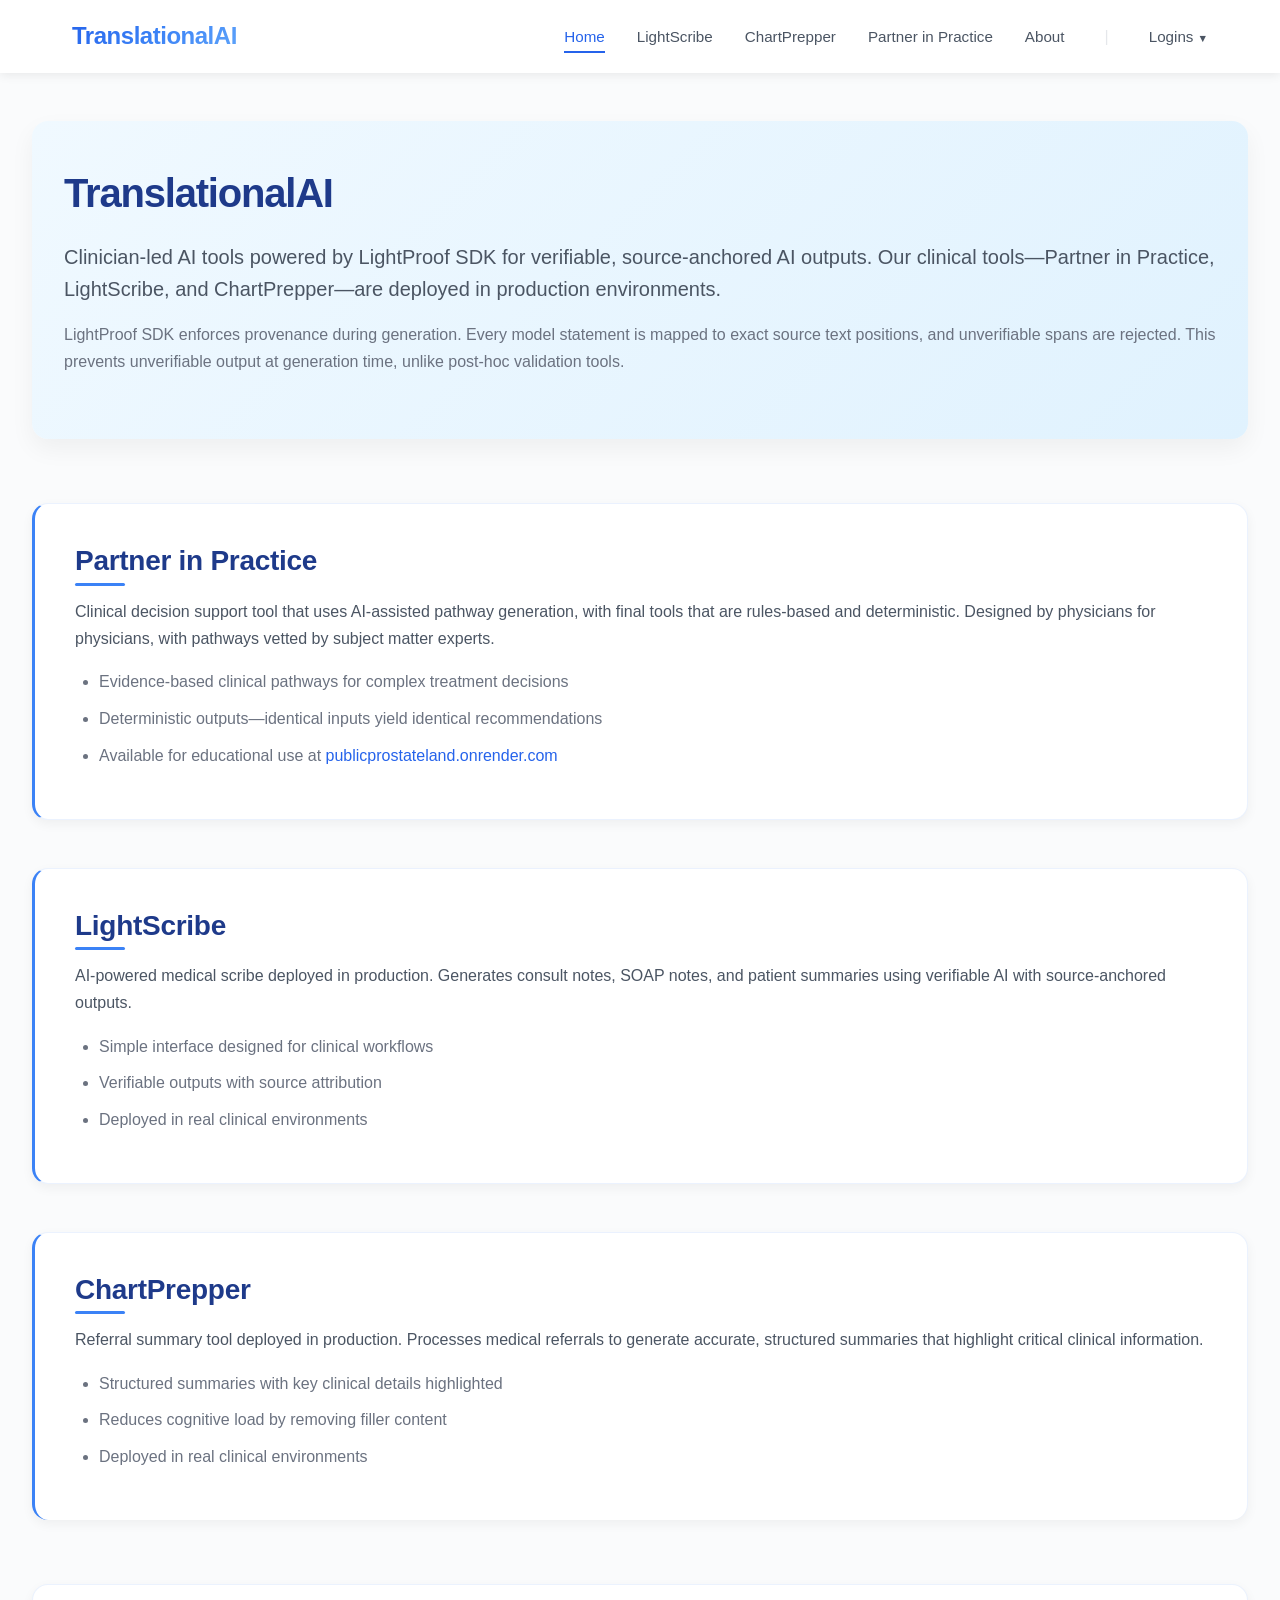
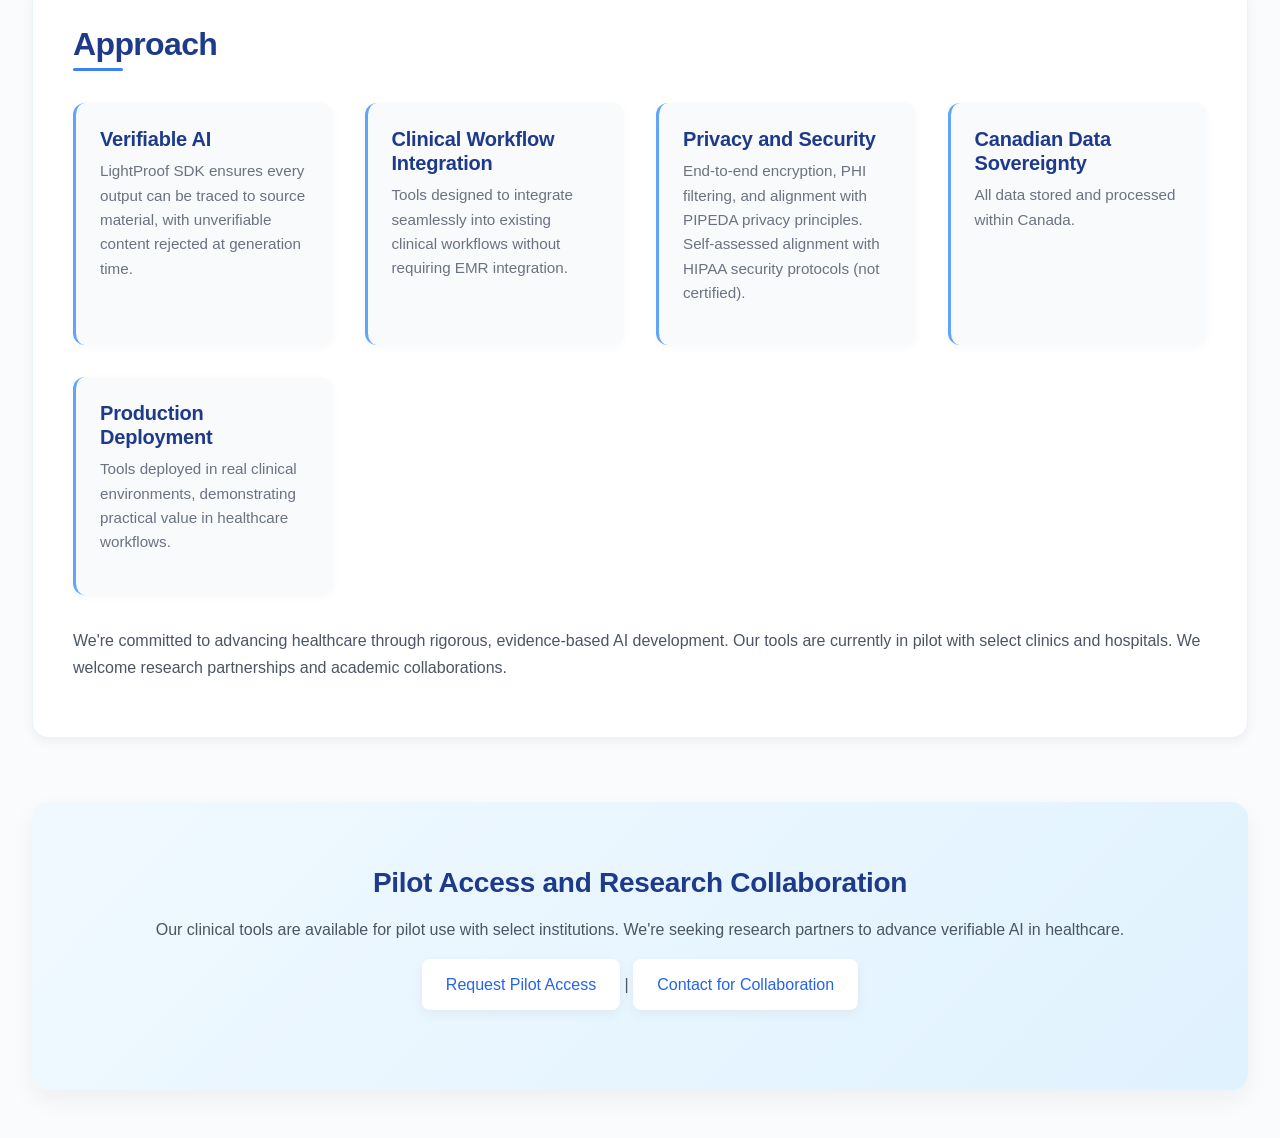
<file: examplesite/home.html>
<!DOCTYPE html>
<html lang="en">
<head>
    <meta charset="UTF-8">
    <meta name="viewport" content="width=device-width, initial-scale=1.0">
    <title>TranslationalAI - Home</title>
    <link rel="stylesheet" href="styles.css">
</head>
<body>
    <script src="nav.js"></script>
    <div class="container">
        <section class="hero">
            <h1>TranslationalAI</h1>
            <p class="intro">
                Clinician-led AI tools powered by LightProof SDK for verifiable, source-anchored AI outputs. Our clinical tools—Partner in Practice, LightScribe, and ChartPrepper—are deployed in production environments.
            </p>
            <p>
                LightProof SDK enforces provenance during generation. Every model statement is mapped to exact source text positions, and unverifiable spans are rejected. This prevents unverifiable output at generation time, unlike post-hoc validation tools.
            </p>
        </section>

        <section class="products">
            <div class="product">
                <h2>Partner in Practice</h2>
                <p>Clinical decision support tool that uses AI-assisted pathway generation, with final tools that are rules-based and deterministic. Designed by physicians for physicians, with pathways vetted by subject matter experts.</p>
                <ul>
                    <li>Evidence-based clinical pathways for complex treatment decisions</li>
                    <li>Deterministic outputs—identical inputs yield identical recommendations</li>
                    <li>Available for educational use at <a href="https://publicprostateland.onrender.com/" target="_blank" rel="noopener noreferrer" style="color: var(--primary-light);">publicprostateland.onrender.com</a></li>
                </ul>
            </div>

            <div class="product">
                <h2>LightScribe</h2>
                <p>AI-powered medical scribe deployed in production. Generates consult notes, SOAP notes, and patient summaries using verifiable AI with source-anchored outputs.</p>
                <ul>
                    <li>Simple interface designed for clinical workflows</li>
                    <li>Verifiable outputs with source attribution</li>
                    <li>Deployed in real clinical environments</li>
                </ul>
            </div>

            <div class="product">
                <h2>ChartPrepper</h2>
                <p>Referral summary tool deployed in production. Processes medical referrals to generate accurate, structured summaries that highlight critical clinical information.</p>
                <ul>
                    <li>Structured summaries with key clinical details highlighted</li>
                    <li>Reduces cognitive load by removing filler content</li>
                    <li>Deployed in real clinical environments</li>
                </ul>
            </div>
        </section>

        <section class="benefits">
            <h2>Approach</h2>
            <div class="benefit-list">
                <div class="benefit">
                    <h3>Verifiable AI</h3>
                    <p>LightProof SDK ensures every output can be traced to source material, with unverifiable content rejected at generation time.</p>
                </div>
                <div class="benefit">
                    <h3>Clinical Workflow Integration</h3>
                    <p>Tools designed to integrate seamlessly into existing clinical workflows without requiring EMR integration.</p>
                </div>
                <div class="benefit">
                    <h3>Privacy and Security</h3>
                    <p>End-to-end encryption, PHI filtering, and alignment with PIPEDA privacy principles. Self-assessed alignment with HIPAA security protocols (not certified).</p>
                </div>
                <div class="benefit">
                    <h3>Canadian Data Sovereignty</h3>
                    <p>All data stored and processed within Canada.</p>
                </div>
                <div class="benefit">
                    <h3>Production Deployment</h3>
                    <p>Tools deployed in real clinical environments, demonstrating practical value in healthcare workflows.</p>
                </div>
            </div>
            <p class="footer-note">
                We're committed to advancing healthcare through rigorous, evidence-based AI development. Our tools are currently in pilot with select clinics and hospitals. We welcome research partnerships and academic collaborations.
            </p>
        </section>

        <section class="cta">
            <h2>Pilot Access and Research Collaboration</h2>
            <p>Our clinical tools are available for pilot use with select institutions. We're seeking research partners to advance verifiable AI in healthcare.</p>
            <p>
                <a href="mailto:yan+websitesignup@translational.ca">Request Pilot Access</a> |
                <a href="mailto:yan+enterpriseAPI@translational.ca">Contact for Collaboration</a>
            </p>
        </section>
    </div>

    <script>
        // Force full width by finding and overriding constraining parent elements
        (function() {
            function forceFullWidth() {
                const container = document.querySelector('.container');
                if (!container) return;

                let parent = container.parentElement;
                while (parent && parent !== document.body) {
                    const computedStyle = window.getComputedStyle(parent);
                    const maxWidth = computedStyle.maxWidth;

                    if (maxWidth && maxWidth !== 'none' && maxWidth !== '100%') {
                        parent.style.setProperty('max-width', '100%', 'important');
                        parent.style.setProperty('width', '100%', 'important');
                    }

                    parent = parent.parentElement;
                }

                container.style.setProperty('max-width', '100%', 'important');
                container.style.setProperty('width', '100%', 'important');
            }

            if (document.readyState === 'loading') {
                document.addEventListener('DOMContentLoaded', forceFullWidth);
            } else {
                forceFullWidth();
            }

            setTimeout(forceFullWidth, 100);
            setTimeout(forceFullWidth, 500);
        })();
    </script>
</body>
</html>
</file>
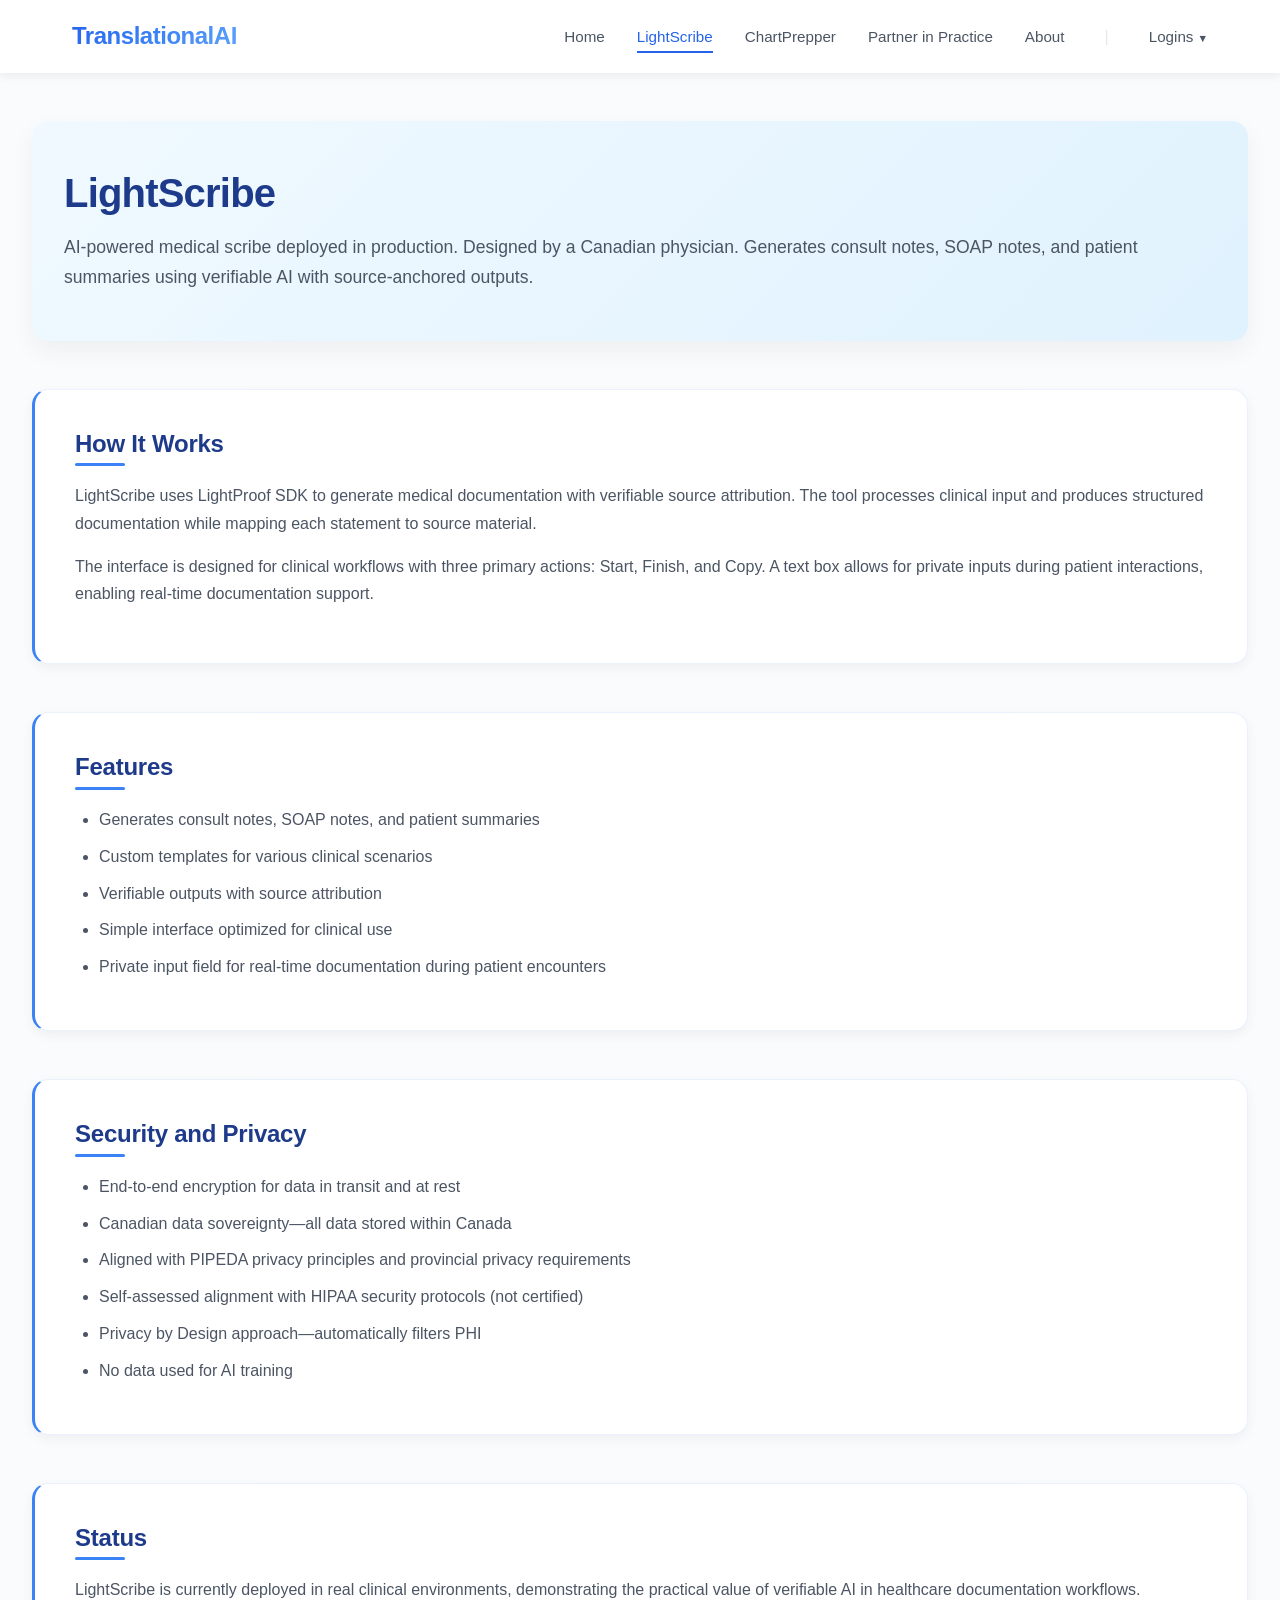
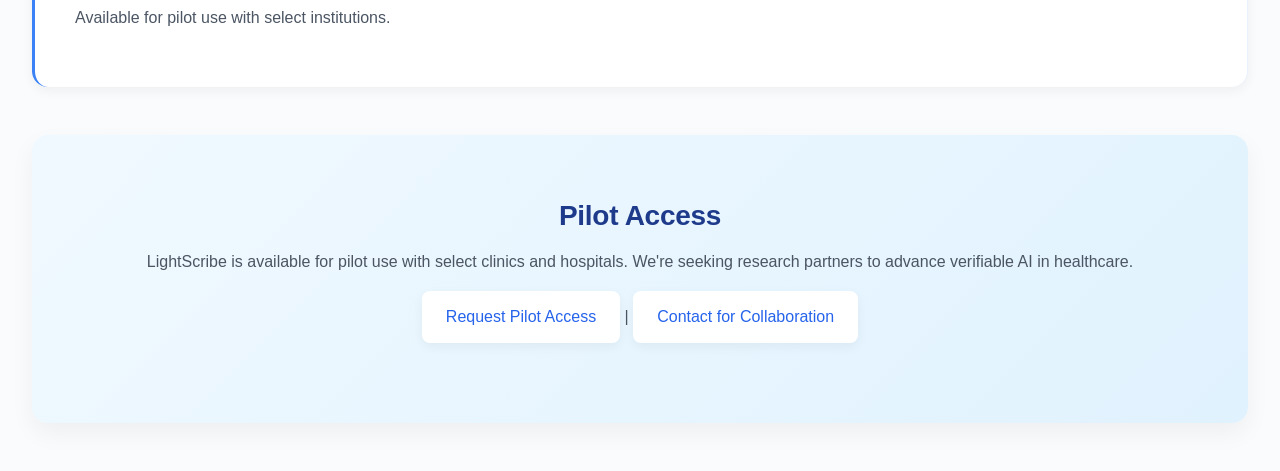
<file: examplesite/lightscribe.html>
<!DOCTYPE html>
<html lang="en">
<head>
    <meta charset="UTF-8">
    <meta name="viewport" content="width=device-width, initial-scale=1.0">
    <title>TranslationalAI - LightScribe</title>
    <link rel="stylesheet" href="styles.css">
</head>
<body>
    <script src="nav.js"></script>
    <div class="container">
        <section class="header">
            <h1>LightScribe</h1>
            <p class="intro">
                AI-powered medical scribe deployed in production. Designed by a Canadian physician. Generates consult notes, SOAP notes, and patient summaries using verifiable AI with source-anchored outputs.
            </p>
        </section>

        <section class="content">
            <div class="section">
                <h2>How It Works</h2>
                <p>
                    LightScribe uses LightProof SDK to generate medical documentation with verifiable source attribution. The tool processes clinical input and produces structured documentation while mapping each statement to source material.
                </p>
                <p>
                    The interface is designed for clinical workflows with three primary actions: Start, Finish, and Copy. A text box allows for private inputs during patient interactions, enabling real-time documentation support.
                </p>
            </div>

            <div class="section">
                <h2>Features</h2>
                <ul>
                    <li>Generates consult notes, SOAP notes, and patient summaries</li>
                    <li>Custom templates for various clinical scenarios</li>
                    <li>Verifiable outputs with source attribution</li>
                    <li>Simple interface optimized for clinical use</li>
                    <li>Private input field for real-time documentation during patient encounters</li>
                </ul>
            </div>

            <div class="section">
                <h2>Security and Privacy</h2>
                <ul>
                    <li>End-to-end encryption for data in transit and at rest</li>
                    <li>Canadian data sovereignty—all data stored within Canada</li>
                    <li>Aligned with PIPEDA privacy principles and provincial privacy requirements</li>
                    <li>Self-assessed alignment with HIPAA security protocols (not certified)</li>
                    <li>Privacy by Design approach—automatically filters PHI</li>
                    <li>No data used for AI training</li>
                </ul>
            </div>

            <div class="section">
                <h2>Status</h2>
                <p>
                    LightScribe is currently deployed in real clinical environments, demonstrating the practical value of verifiable AI in healthcare documentation workflows. Available for pilot use with select institutions.
                </p>
            </div>
        </section>

        <section class="cta">
            <h2>Pilot Access</h2>
            <p>LightScribe is available for pilot use with select clinics and hospitals. We're seeking research partners to advance verifiable AI in healthcare.</p>
            <p>
                <a href="mailto:yan+websitesignup@translational.ca">Request Pilot Access</a> |
                <a href="mailto:yan+enterpriseAPI@translational.ca">Contact for Collaboration</a>
            </p>
        </section>
    </div>

    <script>
        // Force full width by finding and overriding constraining parent elements
        (function() {
            function forceFullWidth() {
                const container = document.querySelector('.container');
                if (!container) return;

                let parent = container.parentElement;
                while (parent && parent !== document.body) {
                    const computedStyle = window.getComputedStyle(parent);
                    const maxWidth = computedStyle.maxWidth;

                    if (maxWidth && maxWidth !== 'none' && maxWidth !== '100%') {
                        parent.style.setProperty('max-width', '100%', 'important');
                        parent.style.setProperty('width', '100%', 'important');
                    }

                    parent = parent.parentElement;
                }

                container.style.setProperty('max-width', '100%', 'important');
                container.style.setProperty('width', '100%', 'important');
            }

            if (document.readyState === 'loading') {
                document.addEventListener('DOMContentLoaded', forceFullWidth);
            } else {
                forceFullWidth();
            }

            setTimeout(forceFullWidth, 100);
            setTimeout(forceFullWidth, 500);
        })();
    </script>
</body>
</html>
</file>
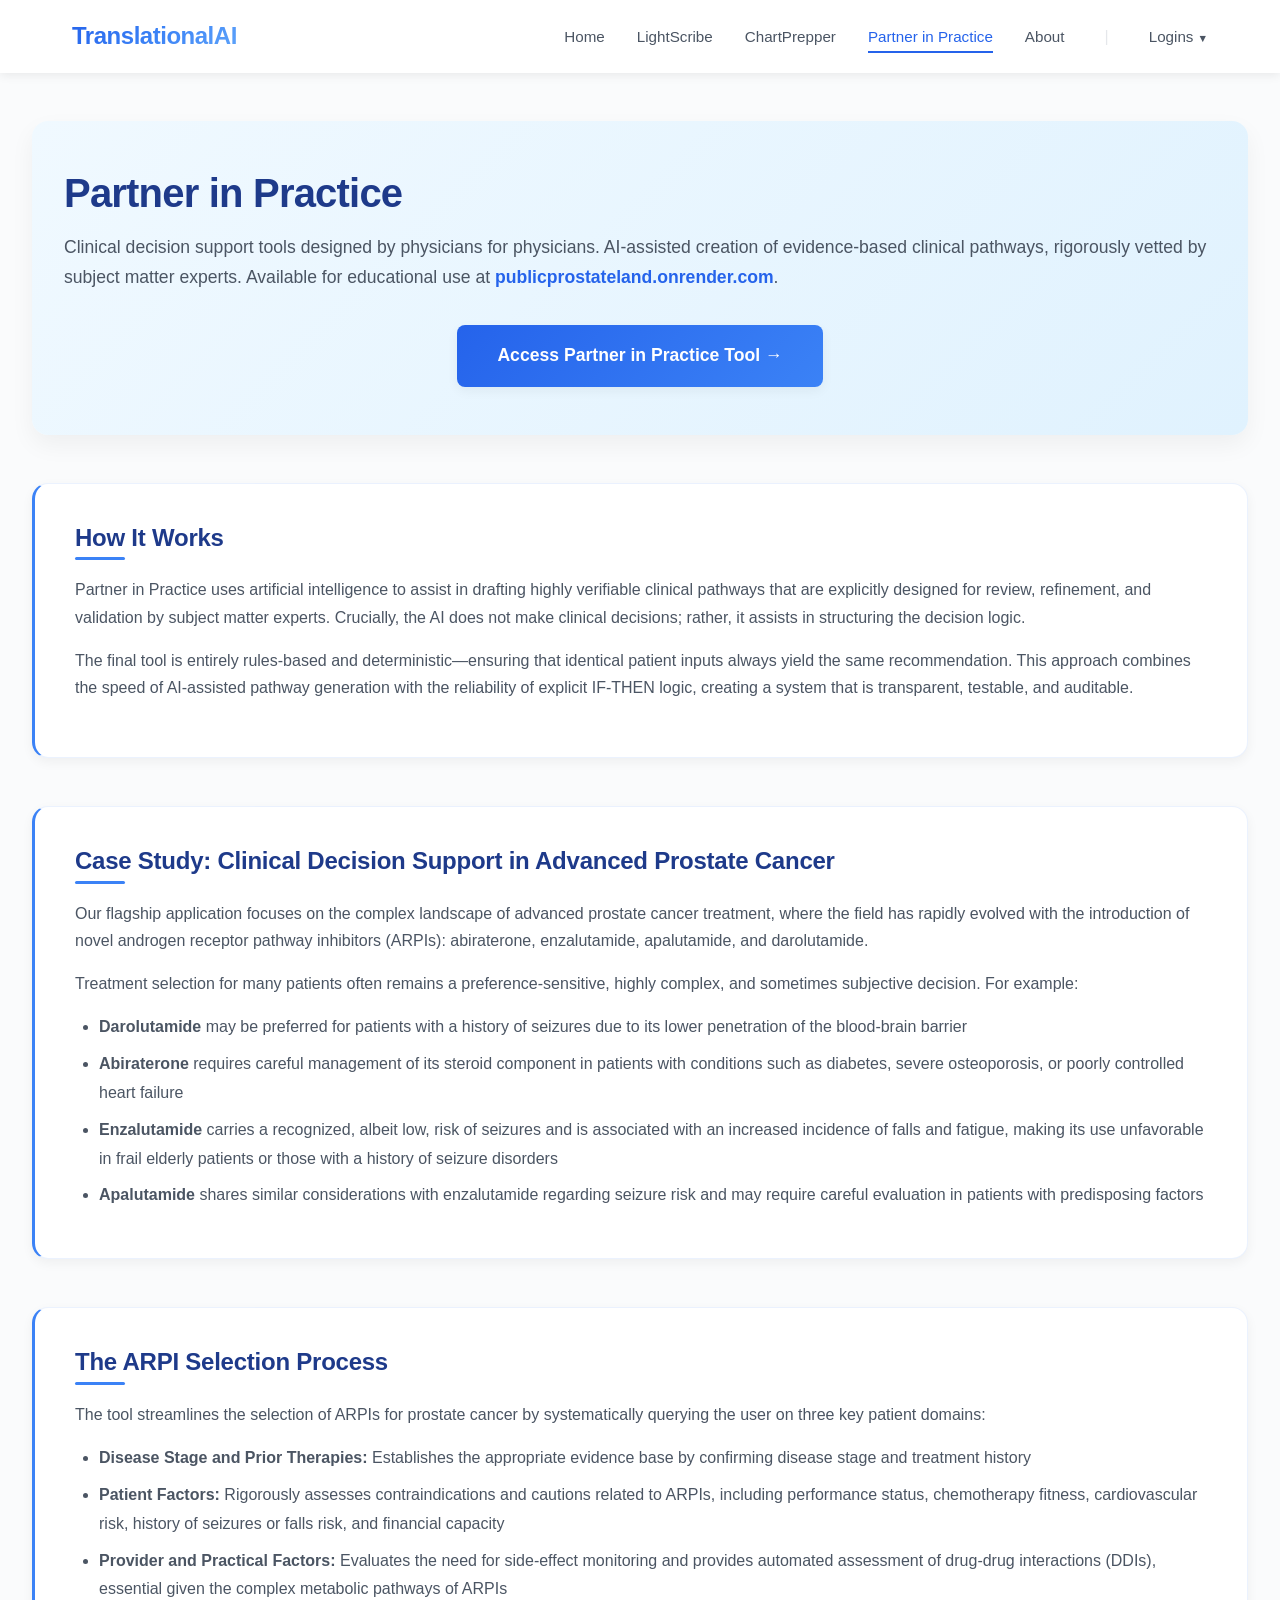
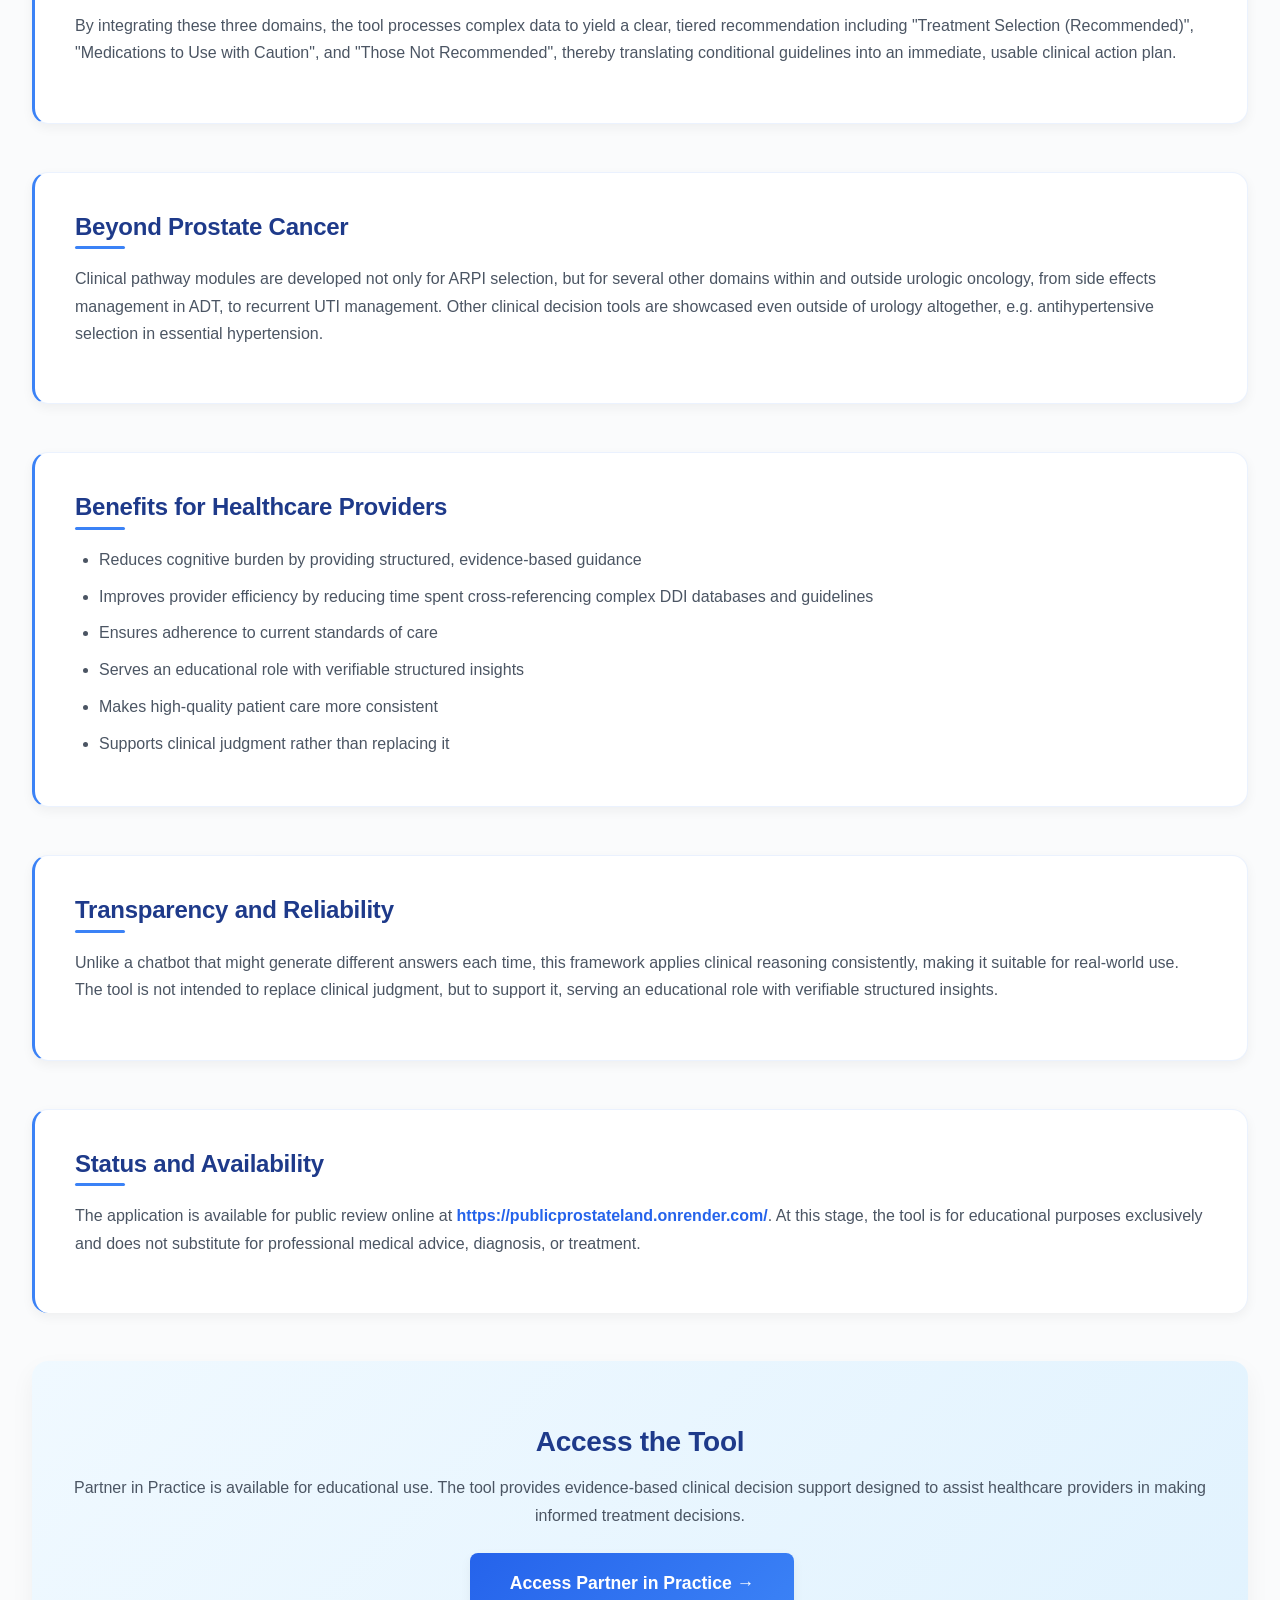
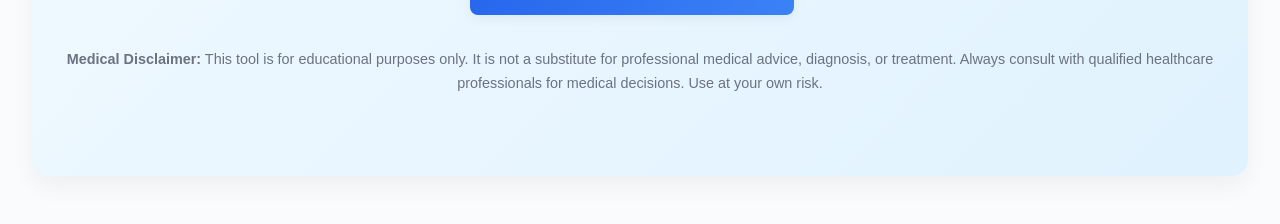
<file: examplesite/partner-in-practice.html>
<!DOCTYPE html>
<html lang="en">
<head>
    <meta charset="UTF-8">
    <meta name="viewport" content="width=device-width, initial-scale=1.0">
    <title>TranslationalAI - Partner in Practice</title>
    <link rel="stylesheet" href="styles.css">
</head>
<body>
    <script src="nav.js"></script>
    <div class="container">
        <section class="header">
            <h1>Partner in Practice</h1>
            <p class="intro">
                Clinical decision support tools designed by physicians for physicians. AI-assisted creation of evidence-based clinical pathways, rigorously vetted by subject matter experts. Available for educational use at <a href="https://publicprostateland.onrender.com/" target="_blank" rel="noopener noreferrer" style="color: var(--primary-light); font-weight: 600;">publicprostateland.onrender.com</a>.
            </p>
            <div style="margin-top: 2rem; text-align: center;">
                <a href="https://publicprostateland.onrender.com/" target="_blank" rel="noopener noreferrer" class="cta-button" style="display: inline-block; padding: 1rem 2.5rem; background: linear-gradient(135deg, var(--primary-light), var(--primary-lighter)); color: white; text-decoration: none; border-radius: 0.5rem; font-weight: 600; font-size: 1.1rem; box-shadow: var(--shadow-md); transition: transform 0.3s ease, box-shadow 0.3s ease;">
                    Access Partner in Practice Tool →
                </a>
            </div>
        </section>

        <section class="content">
            <div class="section">
                <h2>How It Works</h2>
                <p>
                    Partner in Practice uses artificial intelligence to assist in drafting highly verifiable clinical pathways that are explicitly designed for review, refinement, and validation by subject matter experts. Crucially, the AI does not make clinical decisions; rather, it assists in structuring the decision logic.
                </p>
                <p>
                    The final tool is entirely rules-based and deterministic—ensuring that identical patient inputs always yield the same recommendation. This approach combines the speed of AI-assisted pathway generation with the reliability of explicit IF-THEN logic, creating a system that is transparent, testable, and auditable.
                </p>
            </div>

            <div class="section">
                <h2>Case Study: Clinical Decision Support in Advanced Prostate Cancer</h2>
                <p>
                    Our flagship application focuses on the complex landscape of advanced prostate cancer treatment, where the field has rapidly evolved with the introduction of novel androgen receptor pathway inhibitors (ARPIs): abiraterone, enzalutamide, apalutamide, and darolutamide.
                </p>
                <p>
                    Treatment selection for many patients often remains a preference-sensitive, highly complex, and sometimes subjective decision. For example:
                </p>
                <ul>
                    <li><strong>Darolutamide</strong> may be preferred for patients with a history of seizures due to its lower penetration of the blood-brain barrier</li>
                    <li><strong>Abiraterone</strong> requires careful management of its steroid component in patients with conditions such as diabetes, severe osteoporosis, or poorly controlled heart failure</li>
                    <li><strong>Enzalutamide</strong> carries a recognized, albeit low, risk of seizures and is associated with an increased incidence of falls and fatigue, making its use unfavorable in frail elderly patients or those with a history of seizure disorders</li>
                    <li><strong>Apalutamide</strong> shares similar considerations with enzalutamide regarding seizure risk and may require careful evaluation in patients with predisposing factors</li>
                </ul>
            </div>

            <div class="section">
                <h2>The ARPI Selection Process</h2>
                <p>
                    The tool streamlines the selection of ARPIs for prostate cancer by systematically querying the user on three key patient domains:
                </p>
                <ol>
                    <li><strong>Disease Stage and Prior Therapies:</strong> Establishes the appropriate evidence base by confirming disease stage and treatment history</li>
                    <li><strong>Patient Factors:</strong> Rigorously assesses contraindications and cautions related to ARPIs, including performance status, chemotherapy fitness, cardiovascular risk, history of seizures or falls risk, and financial capacity</li>
                    <li><strong>Provider and Practical Factors:</strong> Evaluates the need for side-effect monitoring and provides automated assessment of drug-drug interactions (DDIs), essential given the complex metabolic pathways of ARPIs</li>
                </ol>
                <p>
                    By integrating these three domains, the tool processes complex data to yield a clear, tiered recommendation including "Treatment Selection (Recommended)", "Medications to Use with Caution", and "Those Not Recommended", thereby translating conditional guidelines into an immediate, usable clinical action plan.
                </p>
            </div>

            <div class="section">
                <h2>Beyond Prostate Cancer</h2>
                <p>
                    Clinical pathway modules are developed not only for ARPI selection, but for several other domains within and outside urologic oncology, from side effects management in ADT, to recurrent UTI management. Other clinical decision tools are showcased even outside of urology altogether, e.g. antihypertensive selection in essential hypertension.
                </p>
            </div>

            <div class="section">
                <h2>Benefits for Healthcare Providers</h2>
                <ul>
                    <li>Reduces cognitive burden by providing structured, evidence-based guidance</li>
                    <li>Improves provider efficiency by reducing time spent cross-referencing complex DDI databases and guidelines</li>
                    <li>Ensures adherence to current standards of care</li>
                    <li>Serves an educational role with verifiable structured insights</li>
                    <li>Makes high-quality patient care more consistent</li>
                    <li>Supports clinical judgment rather than replacing it</li>
                </ul>
            </div>

            <div class="section">
                <h2>Transparency and Reliability</h2>
                <p>
                    Unlike a chatbot that might generate different answers each time, this framework applies clinical reasoning consistently, making it suitable for real-world use. The tool is not intended to replace clinical judgment, but to support it, serving an educational role with verifiable structured insights.
                </p>
            </div>

            <div class="section">
                <h2>Status and Availability</h2>
                <p>
                    The application is available for public review online at <a href="https://publicprostateland.onrender.com/" target="_blank" rel="noopener noreferrer" style="color: var(--primary-light); font-weight: 600;">https://publicprostateland.onrender.com/</a>. At this stage, the tool is for educational purposes exclusively and does not substitute for professional medical advice, diagnosis, or treatment.
                </p>
            </div>
        </section>

        <section class="cta">
            <h2>Access the Tool</h2>
            <p>Partner in Practice is available for educational use. The tool provides evidence-based clinical decision support designed to assist healthcare providers in making informed treatment decisions.</p>
            <div style="margin-top: 1.5rem;">
                <a href="https://publicprostateland.onrender.com/" target="_blank" rel="noopener noreferrer" class="cta-button" style="display: inline-block; padding: 1rem 2.5rem; background: linear-gradient(135deg, var(--primary-light), var(--primary-lighter)); color: white; text-decoration: none; border-radius: 0.5rem; font-weight: 600; font-size: 1.1rem; box-shadow: var(--shadow-md); transition: transform 0.3s ease, box-shadow 0.3s ease; margin-right: 1rem;">
                    Access Partner in Practice →
                </a>
            </div>
            <p style="margin-top: 2rem; font-size: 0.9rem; color: var(--text-light);">
                <strong>Medical Disclaimer:</strong> This tool is for educational purposes only. It is not a substitute for professional medical advice, diagnosis, or treatment. Always consult with qualified healthcare professionals for medical decisions. Use at your own risk.
            </p>
        </section>
    </div>

    <script>
        // Force full width by finding and overriding constraining parent elements
        (function() {
            function forceFullWidth() {
                const container = document.querySelector('.container');
                if (!container) return;

                let parent = container.parentElement;
                while (parent && parent !== document.body) {
                    const computedStyle = window.getComputedStyle(parent);
                    const maxWidth = computedStyle.maxWidth;

                    if (maxWidth && maxWidth !== 'none' && maxWidth !== '100%') {
                        parent.style.setProperty('max-width', '100%', 'important');
                        parent.style.setProperty('width', '100%', 'important');
                    }

                    parent = parent.parentElement;
                }

                container.style.setProperty('max-width', '100%', 'important');
                container.style.setProperty('width', '100%', 'important');
            }

            if (document.readyState === 'loading') {
                document.addEventListener('DOMContentLoaded', forceFullWidth);
            } else {
                forceFullWidth();
            }

            setTimeout(forceFullWidth, 100);
            setTimeout(forceFullWidth, 500);
        })();
    </script>
</body>
</html>
</file>
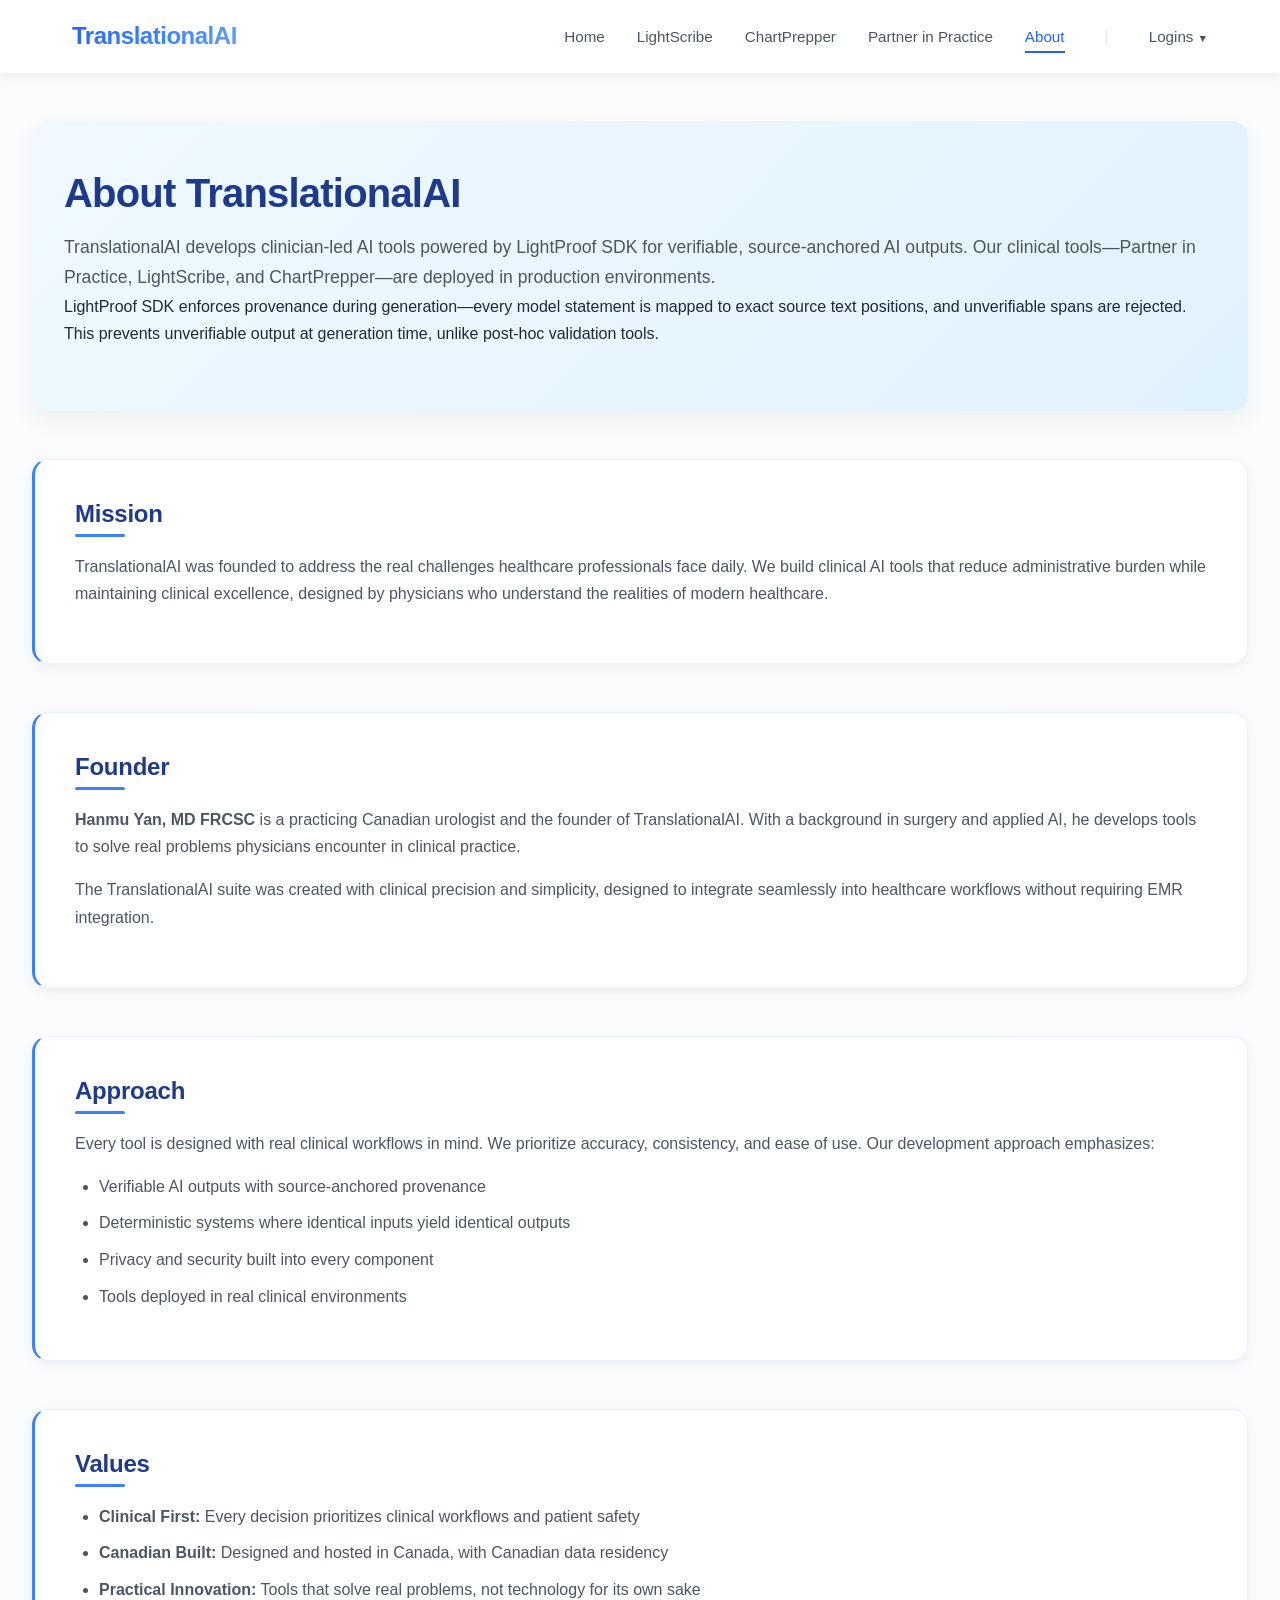
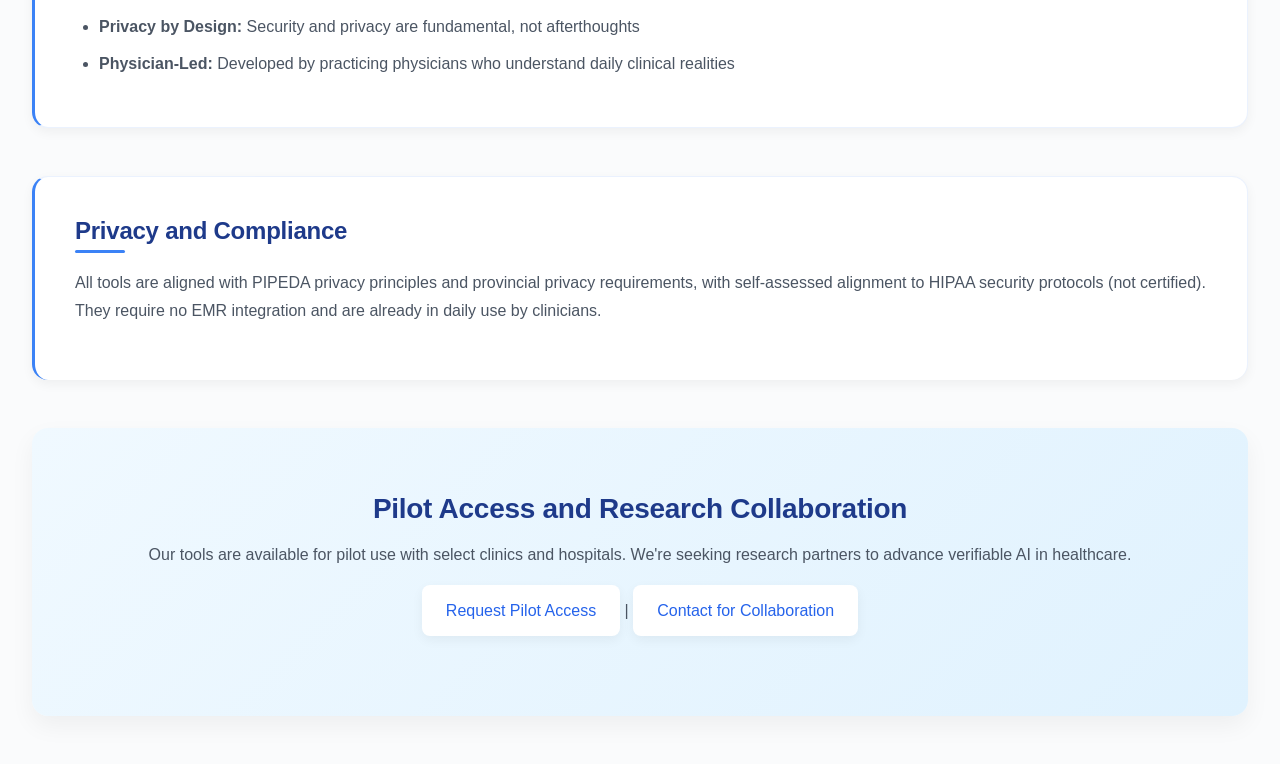
<file: examplesite/team.html>
<!DOCTYPE html>
<html lang="en">
<head>
    <meta charset="UTF-8">
    <meta name="viewport" content="width=device-width, initial-scale=1.0">
    <title>TranslationalAI - About</title>
    <link rel="stylesheet" href="styles.css">
</head>
<body>
    <script src="nav.js"></script>
    <div class="container">
        <section class="header">
            <h1>About TranslationalAI</h1>
            <p class="intro">
                TranslationalAI develops clinician-led AI tools powered by LightProof SDK for verifiable, source-anchored AI outputs. Our clinical tools—Partner in Practice, LightScribe, and ChartPrepper—are deployed in production environments.
            </p>
            <p>
                LightProof SDK enforces provenance during generation—every model statement is mapped to exact source text positions, and unverifiable spans are rejected. This prevents unverifiable output at generation time, unlike post-hoc validation tools.
            </p>
        </section>

        <section class="content">
            <div class="section">
                <h2>Mission</h2>
                <p>
                    TranslationalAI was founded to address the real challenges healthcare professionals face daily. We build clinical AI tools that reduce administrative burden while maintaining clinical excellence, designed by physicians who understand the realities of modern healthcare.
                </p>
            </div>

            <div class="section">
                <h2>Founder</h2>
                <p>
                    <strong>Hanmu Yan, MD FRCSC</strong> is a practicing Canadian urologist and the founder of TranslationalAI. With a background in surgery and applied AI, he develops tools to solve real problems physicians encounter in clinical practice.
                </p>
                <p>
                    The TranslationalAI suite was created with clinical precision and simplicity, designed to integrate seamlessly into healthcare workflows without requiring EMR integration.
                </p>
            </div>

            <div class="section">
                <h2>Approach</h2>
                <p>
                    Every tool is designed with real clinical workflows in mind. We prioritize accuracy, consistency, and ease of use. Our development approach emphasizes:
                </p>
                <ul>
                    <li>Verifiable AI outputs with source-anchored provenance</li>
                    <li>Deterministic systems where identical inputs yield identical outputs</li>
                    <li>Privacy and security built into every component</li>
                    <li>Tools deployed in real clinical environments</li>
                </ul>
            </div>

            <div class="section">
                <h2>Values</h2>
                <ul>
                    <li><strong>Clinical First:</strong> Every decision prioritizes clinical workflows and patient safety</li>
                    <li><strong>Canadian Built:</strong> Designed and hosted in Canada, with Canadian data residency</li>
                    <li><strong>Practical Innovation:</strong> Tools that solve real problems, not technology for its own sake</li>
                    <li><strong>Privacy by Design:</strong> Security and privacy are fundamental, not afterthoughts</li>
                    <li><strong>Physician-Led:</strong> Developed by practicing physicians who understand daily clinical realities</li>
                </ul>
            </div>

            <div class="section">
                <h2>Privacy and Compliance</h2>
                <p>
                    All tools are aligned with PIPEDA privacy principles and provincial privacy requirements, with self-assessed alignment to HIPAA security protocols (not certified). They require no EMR integration and are already in daily use by clinicians.
                </p>
            </div>
        </section>

        <section class="cta">
            <h2>Pilot Access and Research Collaboration</h2>
            <p>Our tools are available for pilot use with select clinics and hospitals. We're seeking research partners to advance verifiable AI in healthcare.</p>
            <p>
                <a href="mailto:yan+websitesignup@translational.ca">Request Pilot Access</a> |
                <a href="mailto:yan+enterpriseAPI@translational.ca">Contact for Collaboration</a>
            </p>
        </section>
    </div>

    <script>
        // Force full width by finding and overriding constraining parent elements
        (function() {
            function forceFullWidth() {
                const container = document.querySelector('.container');
                if (!container) return;

                let parent = container.parentElement;
                while (parent && parent !== document.body) {
                    const computedStyle = window.getComputedStyle(parent);
                    const maxWidth = computedStyle.maxWidth;

                    if (maxWidth && maxWidth !== 'none' && maxWidth !== '100%') {
                        parent.style.setProperty('max-width', '100%', 'important');
                        parent.style.setProperty('width', '100%', 'important');
                    }

                    parent = parent.parentElement;
                }

                container.style.setProperty('max-width', '100%', 'important');
                container.style.setProperty('width', '100%', 'important');
            }

            if (document.readyState === 'loading') {
                document.addEventListener('DOMContentLoaded', forceFullWidth);
            } else {
                forceFullWidth();
            }

            setTimeout(forceFullWidth, 100);
            setTimeout(forceFullWidth, 500);
        })();
    </script>
</body>
</html>
</file>
<file: styles.css>
/* ============================================
   AmazeMed - Shared Stylesheet
   ============================================ */

/* ===== Base Styles & Typography ===== */
* {
    margin: 0;
    padding: 0;
    box-sizing: border-box;
}

:root {
    /* Color Palette */
    --primary: #1e3a8a;
    --primary-dark: #1e40af;
    --primary-light: #2563eb;
    --primary-lighter: #3b82f6;
    --secondary: #60a5fa;
    --green: #10b981;
    --green-light: #34d399;
    --green-dark: #059669;
    --text-dark: #1f2937;
    --text-gray: #4b5563;
    --text-light: #6b7280;
    --bg-light: #ffffff;
    --bg-gray: #f9fafb;
    --bg-blue-light: #f0f9ff;
    --bg-blue-lighter: #e0f2fe;
    --white: #ffffff;
    --border-light: #e5e7eb;
    
    /* Typography */
    --font-sans: -apple-system, BlinkMacSystemFont, 'Segoe UI', 'Roboto', 'Oxygen', 'Ubuntu', 'Cantarell', 'Fira Sans', 'Droid Sans', 'Helvetica Neue', sans-serif;
    --font-mono: 'SF Mono', 'Monaco', 'Inconsolata', 'Fira Code', 'Fira Mono', 'Droid Sans Mono', 'Source Code Pro', monospace;
    
    /* Spacing */
    --spacing-xs: 0.5rem;
    --spacing-sm: 1rem;
    --spacing-md: 1.5rem;
    --spacing-lg: 2rem;
    --spacing-xl: 3rem;
    --spacing-2xl: 4rem;
    
    /* Shadows */
    --shadow-sm: 0 2px 8px rgba(0, 0, 0, 0.03);
    --shadow-md: 0 4px 12px rgba(0, 0, 0, 0.05);
    --shadow-lg: 0 10px 25px rgba(0, 0, 0, 0.05);
    --shadow-xl: 0 15px 35px rgba(0, 0, 0, 0.1);
}

body {
    font-family: var(--font-sans);
    font-size: 16px;
    line-height: 1.7;
    color: var(--text-dark);
    background: var(--white);
    -webkit-font-smoothing: antialiased;
    -moz-osx-font-smoothing: grayscale;
    text-rendering: optimizeLegibility;
}

/* Top Banner */
.top-banner {
    background: var(--green);
    color: white;
    text-align: center;
    padding: 0.5rem 0;
    font-size: 0.875rem;
    font-weight: 500;
}

.top-banner a {
    color: white;
    text-decoration: underline;
    font-weight: 600;
}

/* Improved Typography */
h1, h2, h3, h4, h5, h6 {
    font-weight: 600;
    line-height: 1.2;
    color: var(--primary);
    margin-bottom: var(--spacing-sm);
    letter-spacing: -0.02em;
}

h1 {
    font-size: 2.5rem;
    font-weight: 700;
    letter-spacing: -0.03em;
}

h2 {
    font-size: 2rem;
    font-weight: 600;
}

h3 {
    font-size: 1.5rem;
    font-weight: 600;
}

p {
    margin-bottom: var(--spacing-sm);
    line-height: 1.7;
}

a {
    color: var(--primary-light);
    text-decoration: none;
    transition: color 0.2s ease;
}

a:hover {
    color: var(--primary);
}

/* ===== Navigation Bar ===== */
.navbar {
    background: var(--white);
    box-shadow: 0 2px 10px rgba(0, 0, 0, 0.08);
    position: sticky;
    top: 0;
    z-index: 1000;
    padding: var(--spacing-sm) 0;
    backdrop-filter: blur(10px);
    background: rgba(255, 255, 255, 0.95);
}

.nav-container {
    max-width: 1400px;
    margin: 0 auto;
    padding: 0 var(--spacing-lg);
    display: flex;
    justify-content: space-between;
    align-items: center;
}

.nav-menu {
    flex: 1;
    justify-content: center;
    margin: 0 var(--spacing-xl);
}

.nav-logo {
    font-size: 1.5rem;
    font-weight: 700;
    color: var(--primary-dark);
    text-decoration: none;
    letter-spacing: -0.02em;
    transition: all 0.3s ease;
    display: flex;
    align-items: center;
    gap: 0.5rem;
}

.nav-logo::before {
    content: "⚕";
    font-size: 1.25rem;
    color: var(--green);
}

.nav-logo:hover {
    color: var(--primary);
    transform: scale(1.02);
}


.nav-menu {
    display: flex;
    list-style: none;
    gap: var(--spacing-lg);
    align-items: center;
}

.nav-actions {
    display: flex;
    align-items: center;
    gap: var(--spacing-md);
}

.nav-cta {
    background: var(--green);
    color: white !important;
    padding: 0.5rem 1.25rem;
    border-radius: 0.5rem;
    font-weight: 600;
    font-size: 0.9rem;
    transition: all 0.2s ease;
}

.nav-cta:hover {
    background: var(--green-dark);
    transform: translateY(-1px);
    box-shadow: 0 4px 12px rgba(16, 185, 129, 0.3);
}

.nav-cta::after {
    display: none;
}

.nav-menu a {
    color: var(--text-gray);
    text-decoration: none;
    font-weight: 500;
    font-size: 0.95rem;
    transition: color 0.2s ease;
    padding: var(--spacing-xs) 0;
    position: relative;
}

.nav-menu a::after {
    content: '';
    position: absolute;
    bottom: 0;
    left: 0;
    width: 0;
    height: 2px;
    background: var(--primary-light);
    transition: width 0.3s ease;
}

.nav-menu a:hover::after,
.nav-menu a.active::after {
    width: 100%;
}

.nav-menu a:hover,
.nav-menu a.active {
    color: var(--primary-light);
}

.nav-divider {
    color: var(--border-light);
    padding: 0 var(--spacing-xs);
    pointer-events: none;
    user-select: none;
}

/* Dropdown Menu */
.nav-dropdown {
    position: relative;
}

.nav-dropdown-toggle {
    cursor: pointer;
}

.dropdown-arrow {
    font-size: 0.7em;
    margin-left: 0.25rem;
    transition: transform 0.3s ease;
    display: inline-block;
}

.nav-dropdown:hover .dropdown-arrow {
    transform: rotate(180deg);
}

.nav-dropdown-menu.show ~ .nav-dropdown-toggle .dropdown-arrow,
.nav-dropdown.show .dropdown-arrow {
    transform: rotate(180deg);
}

.nav-dropdown-menu {
    position: absolute;
    top: 100%;
    right: 0;
    background: var(--white);
    box-shadow: var(--shadow-lg);
    border-radius: 0.5rem;
    min-width: 200px;
    opacity: 0;
    visibility: hidden;
    transform: translateY(-10px);
    transition: all 0.3s ease;
    margin-top: var(--spacing-xs);
    padding: var(--spacing-xs) 0;
    list-style: none;
    z-index: 1000;
}

.nav-dropdown:hover .nav-dropdown-menu,
.nav-dropdown-menu.show {
    opacity: 1;
    visibility: visible;
    transform: translateY(0);
}

.nav-dropdown-menu li {
    margin: 0;
    padding: 0;
}

.nav-dropdown-menu a {
    display: block;
    padding: var(--spacing-xs) var(--spacing-md);
    color: var(--text-gray);
    text-decoration: none;
    transition: background-color 0.2s ease, color 0.2s ease;
    font-size: 0.95rem;
}

.nav-dropdown-menu a:hover {
    background-color: var(--bg-blue-light);
    color: var(--primary-light);
}

.nav-dropdown-menu a::after {
    display: none;
}

.nav-toggle {
    display: none;
    flex-direction: column;
    cursor: pointer;
    gap: 4px;
    padding: var(--spacing-xs);
}

.nav-toggle span {
    width: 25px;
    height: 3px;
    background: var(--primary);
    border-radius: 2px;
    transition: all 0.3s ease;
}

/* Mobile Navigation */
@media (max-width: 768px) {
    .nav-toggle {
        display: flex;
    }
    
    .nav-actions {
        display: none;
    }

    .nav-menu {
        position: fixed;
        left: -100%;
        top: 70px;
        flex-direction: column;
        background: var(--white);
        width: 100%;
        text-align: center;
        transition: 0.3s;
        box-shadow: var(--shadow-lg);
        padding: var(--spacing-lg) 0;
        gap: 0;
        margin: 0;
    }

    .nav-menu.active {
        left: 0;
    }

    .nav-menu li {
        width: 100%;
        padding: var(--spacing-sm) 0;
        border-bottom: 1px solid var(--border-light);
    }

    .nav-menu a {
        display: block;
        width: 100%;
        padding: var(--spacing-xs) var(--spacing-lg);
    }

    .nav-toggle.active span:nth-child(1) {
        transform: rotate(45deg) translate(5px, 5px);
    }

    .nav-toggle.active span:nth-child(2) {
        opacity: 0;
    }

    .nav-toggle.active span:nth-child(3) {
        transform: rotate(-45deg) translate(7px, -6px);
    }
}

/* ===== Container & Layout ===== */
.container {
    width: 100% !important;
    max-width: 1400px !important;
    margin: 0 auto !important;
    padding: var(--spacing-xl) var(--spacing-lg) !important;
    padding-top: var(--spacing-xl) !important;
    font-family: var(--font-sans);
    line-height: 1.7;
    color: var(--text-dark);
    background: var(--bg-light);
    min-height: calc(100vh - 70px);
    box-sizing: border-box;
    position: relative;
    overflow: visible;
}

/* ===== Hero Section ===== */
.hero {
    margin-top: 0 !important;
    margin-bottom: var(--spacing-xl) !important;
    padding: var(--spacing-xl) var(--spacing-lg) !important;
    padding-top: var(--spacing-xl) !important;
    padding-bottom: var(--spacing-xl) !important;
    background: var(--white);
    display: grid;
    grid-template-columns: 1fr 1fr;
    gap: var(--spacing-2xl);
    align-items: center;
    position: relative;
    overflow: visible;
    box-sizing: border-box;
}

.hero-content {
    display: flex;
    flex-direction: column;
    gap: var(--spacing-md);
}

.hero-tagline {
    color: var(--green);
    font-size: 1.25rem;
    font-weight: 700;
    text-transform: uppercase;
    letter-spacing: 0.1em;
    margin-bottom: var(--spacing-sm);
}

.hero h1 {
    font-size: 3.5rem;
    font-weight: 700;
    margin-top: 0 !important;
    margin-bottom: var(--spacing-md) !important;
    padding-top: 0 !important;
    color: var(--primary-dark);
    box-sizing: border-box;
    letter-spacing: -0.04em;
    line-height: 1.1;
}

.hero-subtitle {
    font-size: 1.5rem;
    color: var(--text-gray);
    font-weight: 400;
    margin-bottom: var(--spacing-md);
    line-height: 1.4;
}

.hero .intro {
    font-size: 1.125rem;
    margin-bottom: var(--spacing-md);
    color: var(--text-gray);
    line-height: 1.6;
    font-weight: 400;
}

.hero p {
    font-size: 1rem;
    color: var(--text-light);
    margin-bottom: var(--spacing-sm);
    line-height: 1.7;
}

.hero-cta {
    display: flex;
    gap: var(--spacing-md);
    align-items: center;
    margin-top: var(--spacing-lg);
    flex-wrap: wrap;
}

.btn-primary {
    background: var(--primary-dark);
    color: white;
    padding: 0.875rem 2rem;
    border-radius: 0.5rem;
    font-weight: 600;
    font-size: 1rem;
    text-decoration: none;
    display: inline-block;
    transition: all 0.2s ease;
    border: none;
    cursor: pointer;
}

.btn-primary:hover {
    background: var(--primary);
    transform: translateY(-1px);
    box-shadow: 0 4px 12px rgba(30, 58, 138, 0.3);
    color: white;
}

.btn-secondary {
    background: var(--green);
    color: white;
    padding: 0.875rem 2rem;
    border-radius: 0.5rem;
    font-weight: 600;
    font-size: 1rem;
    text-decoration: none;
    display: inline-block;
    transition: all 0.2s ease;
    border: none;
    cursor: pointer;
}

.btn-secondary:hover {
    background: var(--green-dark);
    transform: translateY(-1px);
    box-shadow: 0 4px 12px rgba(16, 185, 129, 0.3);
    color: white;
}

.hero-image {
    display: flex;
    flex-direction: column;
    gap: var(--spacing-md);
}

.hero-image-item {
    position: relative;
    border-radius: 1rem;
    overflow: hidden;
    box-shadow: var(--shadow-md);
    transition: transform 0.3s ease, box-shadow 0.3s ease;
    background: var(--bg-gray);
    min-height: 300px;
}

.hero-image-item:hover {
    transform: translateY(-4px);
    box-shadow: var(--shadow-lg);
}

.hero-img {
    width: 100%;
    height: 100%;
    display: block;
    object-fit: cover;
    min-height: 300px;
}

.image-overlay {
    position: absolute;
    bottom: 0;
    left: 0;
    right: 0;
    background: linear-gradient(to top, rgba(0, 0, 0, 0.8) 0%, rgba(0, 0, 0, 0.4) 50%, transparent 100%);
    color: white;
    padding: var(--spacing-xl) var(--spacing-lg);
    font-size: 2.5rem;
    font-weight: 700;
    letter-spacing: -0.02em;
    text-shadow: 0 2px 4px rgba(0, 0, 0, 0.3);
    pointer-events: none;
}

@media (max-width: 968px) {
    .hero {
        grid-template-columns: 1fr;
        gap: var(--spacing-xl);
    }
    
    .hero h1 {
        font-size: 2.5rem;
    }
    
    .hero-subtitle {
        font-size: 1.25rem;
    }
}

/* ===== Header Section ===== */
.header {
    margin-top: 0 !important;
    margin-bottom: var(--spacing-2xl) !important;
    padding: var(--spacing-xl) 0 !important;
    padding-top: var(--spacing-xl) !important;
    padding-bottom: var(--spacing-xl) !important;
    background: var(--white);
    display: flow-root;
    position: relative;
    overflow: visible;
    box-sizing: border-box;
}

.header h1 {
    font-size: 3rem;
    font-weight: 700;
    margin-top: 0 !important;
    margin-bottom: var(--spacing-md) !important;
    padding-top: 0 !important;
    color: var(--primary-dark);
    box-sizing: border-box;
    letter-spacing: -0.03em;
    line-height: 1.2;
}

.header .intro {
    font-size: 1.25rem;
    color: var(--text-gray);
    margin-top: 0;
    margin-bottom: var(--spacing-sm);
    line-height: 1.6;
    font-weight: 400;
}

/* ===== Content Sections ===== */
.content {
    margin-bottom: var(--spacing-xl);
}

.section {
    margin-bottom: var(--spacing-xl);
    padding: 2.5rem;
    padding-bottom: 2.5rem;
    background: var(--white);
    border-radius: 1rem;
    box-shadow: var(--shadow-sm);
    border: 1px solid var(--border-light);
    transition: transform 0.3s ease, box-shadow 0.3s ease;
}

.section:hover {
    transform: translateY(-2px);
    box-shadow: 0 8px 20px rgba(59, 130, 246, 0.1);
}

.section:last-child {
    border-bottom: none;
}

.section h2 {
    font-size: 1.5rem;
    font-weight: 600;
    margin-bottom: var(--spacing-sm);
    margin-top: 0;
    color: var(--primary);
    position: relative;
    padding-bottom: var(--spacing-xs);
    letter-spacing: -0.01em;
}

.section h2::after {
    content: "";
    position: absolute;
    height: 3px;
    width: 50px;
    background: var(--green);
    bottom: 0;
    left: 0;
    border-radius: 2px;
}

.section p {
    font-size: 1rem;
    color: var(--text-gray);
    margin-bottom: var(--spacing-sm);
    line-height: 1.7;
}

.section ul,
.section ol {
    list-style: disc;
    margin-left: var(--spacing-md);
    color: var(--text-gray);
    line-height: 1.8;
}

.section li {
    margin-bottom: var(--spacing-xs);
}

/* ===== Services ===== */
.services {
    margin-bottom: var(--spacing-2xl);
}

.service {
    margin-bottom: var(--spacing-xl);
    padding: 2.5rem;
    padding-bottom: 2.5rem;
    background: var(--white);
    border-radius: 1rem;
    box-shadow: var(--shadow-sm);
    border: 1px solid var(--border-light);
    transition: transform 0.3s ease, box-shadow 0.3s ease;
}

.service:hover {
    transform: translateY(-2px);
    box-shadow: 0 8px 20px rgba(59, 130, 246, 0.1);
}

.service:last-child {
    border-bottom: none;
}

.service h2 {
    font-size: 1.75rem;
    font-weight: 600;
    margin-bottom: 0.75rem;
    margin-top: 0;
    color: var(--primary);
    position: relative;
    padding-bottom: var(--spacing-xs);
    letter-spacing: -0.01em;
}

.service h2::after {
    content: "";
    position: absolute;
    height: 3px;
    width: 50px;
    background: var(--green);
    bottom: 0;
    left: 0;
    border-radius: 2px;
}

.service p {
    font-size: 1rem;
    color: var(--text-gray);
    margin-bottom: var(--spacing-sm);
    line-height: 1.7;
}

.service ul {
    list-style: disc;
    margin-left: var(--spacing-md);
    color: var(--text-light);
    line-height: 1.8;
}

.service li {
    margin-bottom: var(--spacing-xs);
}

/* ===== Stats Section ===== */
.stats {
    margin-bottom: var(--spacing-2xl);
    display: grid;
    grid-template-columns: repeat(auto-fit, minmax(150px, 1fr));
    gap: var(--spacing-lg);
    padding: var(--spacing-xl) 0;
    background: var(--bg-gray);
    border-radius: 1rem;
}

.stat-item {
    text-align: center;
    padding: var(--spacing-md);
}

.stat-number {
    font-size: 3rem;
    font-weight: 700;
    color: var(--green);
    line-height: 1;
    margin-bottom: var(--spacing-xs);
}

.stat-label {
    font-size: 1rem;
    color: var(--text-gray);
    font-weight: 500;
}

@media (max-width: 768px) {
    .stats {
        grid-template-columns: repeat(3, 1fr);
        gap: var(--spacing-md);
        padding: var(--spacing-lg) var(--spacing-md);
    }
    
    .stat-number {
        font-size: 2.5rem;
    }
    
    .stat-label {
        font-size: 0.9rem;
    }
}

/* ===== Feature Cards ===== */
.feature-cards-wrapper {
    margin-bottom: var(--spacing-2xl);
    overflow: hidden;
    position: relative;
    width: 100%;
}

.feature-cards {
    display: flex;
    gap: var(--spacing-lg);
    padding: var(--spacing-md) 0;
    animation: scroll-cards 30s linear infinite;
    width: fit-content;
}

.feature-cards:hover {
    animation-play-state: paused;
}

@keyframes scroll-cards {
    0% {
        transform: translateX(0);
    }
    100% {
        transform: translateX(calc(-50% - var(--spacing-lg)));
    }
}

.feature-card {
    background: var(--white);
    border-radius: 1rem;
    padding: 2.5rem;
    box-shadow: var(--shadow-sm);
    border: 1px solid var(--border-light);
    transition: transform 0.3s ease, box-shadow 0.3s ease;
    display: flex;
    flex-direction: column;
    min-width: 320px;
    max-width: 380px;
    flex-shrink: 0;
    scroll-snap-align: start;
}

.feature-card:hover {
    transform: translateY(-4px);
    box-shadow: var(--shadow-md);
}

.feature-icon {
    font-size: 3rem;
    color: var(--green);
    margin-bottom: var(--spacing-md);
    display: flex;
    align-items: center;
    justify-content: flex-start;
    height: 60px;
}

.feature-card h3 {
    font-size: 1.5rem;
    font-weight: 700;
    color: var(--text-dark);
    margin-bottom: var(--spacing-sm);
    margin-top: 0;
}

.feature-card p {
    font-size: 1rem;
    color: var(--text-gray);
    line-height: 1.7;
    margin: 0;
}

/* ===== Benefits ===== */
.benefits {
    margin-bottom: var(--spacing-2xl);
    padding: 2.5rem;
    background: var(--white);
    border-radius: 1rem;
    box-shadow: var(--shadow-sm);
    border: 1px solid var(--border-light);
}

.benefits h2 {
    font-size: 2rem;
    font-weight: 600;
    margin-bottom: var(--spacing-lg);
    margin-top: 0;
    color: var(--primary);
    position: relative;
    padding-bottom: var(--spacing-xs);
    letter-spacing: -0.02em;
}

.benefits h2::after {
    content: "";
    position: absolute;
    height: 3px;
    width: 50px;
    background: var(--green);
    bottom: 0;
    left: 0;
    border-radius: 2px;
}

.benefit-list {
    display: grid;
    grid-template-columns: repeat(auto-fit, minmax(250px, 1fr));
    gap: var(--spacing-lg);
    margin-bottom: var(--spacing-lg);
}

.benefit {
    padding: var(--spacing-md);
    background: #f8fafc;
    border-radius: 0.75rem;
    border-left: 3px solid var(--green);
    box-shadow: var(--shadow-sm);
    transition: transform 0.3s ease, box-shadow 0.3s ease;
}

.benefit:hover {
    transform: translateY(-2px);
    box-shadow: 0 4px 12px rgba(96, 165, 250, 0.15);
}

.benefit h3 {
    font-size: 1.25rem;
    font-weight: 600;
    margin-bottom: var(--spacing-xs);
    color: var(--primary);
    letter-spacing: -0.01em;
}

.benefit p {
    font-size: 0.95rem;
    color: var(--text-light);
    line-height: 1.6;
}

.footer-note {
    font-size: 1rem;
    color: var(--text-gray);
    line-height: 1.7;
}

/* ===== CTA Section ===== */
.cta {
    text-align: center;
    padding: var(--spacing-2xl) var(--spacing-lg);
    background: var(--bg-gray);
    border-radius: 1rem;
}

.cta h2 {
    font-size: 1.75rem;
    font-weight: 600;
    margin-bottom: var(--spacing-sm);
    color: var(--primary);
    letter-spacing: -0.01em;
}

.cta p {
    font-size: 1rem;
    color: var(--text-gray);
    margin-bottom: var(--spacing-sm);
    line-height: 1.7;
}

.cta a {
    display: inline-block;
    color: white;
    text-decoration: none;
    font-weight: 600;
    padding: 0.875rem 2rem;
    border-radius: 0.5rem;
    background: var(--primary-dark);
    transition: transform 0.3s ease, box-shadow 0.3s ease;
    margin: 0 0.5rem;
}

.cta a.btn-green {
    background: var(--green);
}

.cta a.btn-green:hover {
    background: var(--green-dark);
}

.cta a:hover {
    transform: translateY(-2px);
    box-shadow: 0 8px 20px rgba(30, 58, 138, 0.3);
    text-decoration: none;
    color: white;
}

.cta-button:hover {
    transform: translateY(-2px);
    box-shadow: 0 8px 20px rgba(37, 99, 235, 0.3);
    text-decoration: none;
}

/* ===== Contact Form ===== */
.contact-form {
    margin-bottom: var(--spacing-xl);
    padding: 2.5rem;
    background: var(--white);
    border-radius: 1rem;
    box-shadow: var(--shadow-md);
    border: 1px solid rgba(59, 130, 246, 0.1);
}

.contact-form h2 {
    font-size: 1.75rem;
    font-weight: 600;
    margin-bottom: var(--spacing-md);
    color: var(--primary);
}

.contact-info {
    margin-bottom: var(--spacing-lg);
    padding: var(--spacing-md);
    background: #f8fafc;
    border-radius: 0.75rem;
    border-left: 3px solid var(--green);
}

.contact-info p {
    margin-bottom: var(--spacing-xs);
    color: var(--text-gray);
}

.contact-info a {
    color: var(--primary-light);
    font-weight: 500;
}

/* ===== Responsive Design ===== */
@media (max-width: 768px) {
    .container {
        padding: var(--spacing-md) var(--spacing-sm) !important;
    }

    .hero {
        grid-template-columns: 1fr;
        gap: var(--spacing-lg);
        padding: var(--spacing-lg) var(--spacing-md) !important;
        margin-bottom: var(--spacing-lg) !important;
    }

    .hero h1,
    .header h1 {
        font-size: 2rem;
    }
    
    .hero-subtitle {
        font-size: 1.125rem;
    }

    .hero .intro {
        font-size: 1rem;
    }
    
    .hero-cta {
        flex-direction: column;
        align-items: stretch;
        gap: var(--spacing-sm);
    }
    
    .hero-cta a {
        width: 100%;
        text-align: center;
    }
    
    .hero-image {
        order: -1;
    }
    
    .services {
        margin-bottom: var(--spacing-xl);
    }
    
    .service {
        margin-bottom: var(--spacing-lg);
        padding: var(--spacing-lg);
    }

    .benefit-list {
        grid-template-columns: 1fr;
    }

    h1 {
        font-size: 2rem;
    }

    h2 {
        font-size: 1.5rem;
    }

    .section,
    .service {
        padding: var(--spacing-md);
    }
}
</file>
<file: examplesite/styles.css>
/* ============================================
   TranslationalAI - Shared Stylesheet
   ============================================ */

/* ===== Base Styles & Typography ===== */
* {
    margin: 0;
    padding: 0;
    box-sizing: border-box;
}

:root {
    /* Color Palette */
    --primary: #1e3a8a;
    --primary-light: #2563eb;
    --primary-lighter: #3b82f6;
    --secondary: #60a5fa;
    --text-dark: #1f2937;
    --text-gray: #4b5563;
    --text-light: #6b7280;
    --bg-light: #fafbfc;
    --bg-blue-light: #f0f9ff;
    --bg-blue-lighter: #e0f2fe;
    --white: #ffffff;
    --border-light: #e5e7eb;
    
    /* Typography */
    --font-sans: -apple-system, BlinkMacSystemFont, 'Segoe UI', 'Roboto', 'Oxygen', 'Ubuntu', 'Cantarell', 'Fira Sans', 'Droid Sans', 'Helvetica Neue', sans-serif;
    --font-mono: 'SF Mono', 'Monaco', 'Inconsolata', 'Fira Code', 'Fira Mono', 'Droid Sans Mono', 'Source Code Pro', monospace;
    
    /* Spacing */
    --spacing-xs: 0.5rem;
    --spacing-sm: 1rem;
    --spacing-md: 1.5rem;
    --spacing-lg: 2rem;
    --spacing-xl: 3rem;
    --spacing-2xl: 4rem;
    
    /* Shadows */
    --shadow-sm: 0 2px 8px rgba(0, 0, 0, 0.03);
    --shadow-md: 0 4px 12px rgba(0, 0, 0, 0.05);
    --shadow-lg: 0 10px 25px rgba(0, 0, 0, 0.05);
    --shadow-xl: 0 15px 35px rgba(0, 0, 0, 0.1);
}

body {
    font-family: var(--font-sans);
    font-size: 16px;
    line-height: 1.7;
    color: var(--text-dark);
    background: var(--bg-light);
    -webkit-font-smoothing: antialiased;
    -moz-osx-font-smoothing: grayscale;
    text-rendering: optimizeLegibility;
}

/* Improved Typography */
h1, h2, h3, h4, h5, h6 {
    font-weight: 600;
    line-height: 1.2;
    color: var(--primary);
    margin-bottom: var(--spacing-sm);
    letter-spacing: -0.02em;
}

h1 {
    font-size: 2.5rem;
    font-weight: 700;
    letter-spacing: -0.03em;
}

h2 {
    font-size: 2rem;
    font-weight: 600;
}

h3 {
    font-size: 1.5rem;
    font-weight: 600;
}

p {
    margin-bottom: var(--spacing-sm);
    line-height: 1.7;
}

a {
    color: var(--primary-light);
    text-decoration: none;
    transition: color 0.2s ease;
}

a:hover {
    color: var(--primary);
}

/* ===== Navigation Bar ===== */
.navbar {
    background: var(--white);
    box-shadow: 0 2px 10px rgba(0, 0, 0, 0.08);
    position: sticky;
    top: 0;
    z-index: 1000;
    padding: var(--spacing-sm) 0;
    backdrop-filter: blur(10px);
    background: rgba(255, 255, 255, 0.95);
}

.nav-container {
    max-width: 1200px;
    margin: 0 auto;
    padding: 0 var(--spacing-lg);
    display: flex;
    justify-content: space-between;
    align-items: center;
}

.nav-logo {
    font-size: 1.5rem;
    font-weight: 700;
    color: var(--primary);
    text-decoration: none;
    background: linear-gradient(135deg, #2563eb 0%, #3b82f6 25%, #60a5fa 50%, #3b82f6 75%, #2563eb 100%);
    background-size: 200% 200%;
    -webkit-background-clip: text;
    background-clip: text;
    -webkit-text-fill-color: transparent;
    letter-spacing: -0.02em;
    transition: all 0.3s ease;
    animation: gradient-shift 8s ease infinite;
}

.nav-logo:hover {
    background: linear-gradient(135deg, #1e40af 0%, #2563eb 25%, #3b82f6 50%, #60a5fa 75%, #3b82f6 100%);
    background-size: 200% 200%;
    -webkit-background-clip: text;
    background-clip: text;
    transform: scale(1.05);
}

@keyframes gradient-shift {
    0%, 100% {
        background-position: 0% 50%;
    }
    50% {
        background-position: 100% 50%;
    }
}

.nav-menu {
    display: flex;
    list-style: none;
    gap: var(--spacing-lg);
    align-items: center;
}

.nav-menu a {
    color: var(--text-gray);
    text-decoration: none;
    font-weight: 500;
    font-size: 0.95rem;
    transition: color 0.2s ease;
    padding: var(--spacing-xs) 0;
    position: relative;
}

.nav-menu a::after {
    content: '';
    position: absolute;
    bottom: 0;
    left: 0;
    width: 0;
    height: 2px;
    background: var(--primary-light);
    transition: width 0.3s ease;
}

.nav-menu a:hover::after,
.nav-menu a.active::after {
    width: 100%;
}

.nav-menu a:hover,
.nav-menu a.active {
    color: var(--primary-light);
}

.nav-divider {
    color: var(--border-light);
    padding: 0 var(--spacing-xs);
    pointer-events: none;
    user-select: none;
}

/* Dropdown Menu */
.nav-dropdown {
    position: relative;
}

.nav-dropdown-toggle {
    cursor: pointer;
}

.dropdown-arrow {
    font-size: 0.7em;
    margin-left: 0.25rem;
    transition: transform 0.3s ease;
    display: inline-block;
}

.nav-dropdown:hover .dropdown-arrow {
    transform: rotate(180deg);
}

.nav-dropdown-menu.show ~ .nav-dropdown-toggle .dropdown-arrow,
.nav-dropdown.show .dropdown-arrow {
    transform: rotate(180deg);
}

.nav-dropdown-menu {
    position: absolute;
    top: 100%;
    right: 0;
    background: var(--white);
    box-shadow: var(--shadow-lg);
    border-radius: 0.5rem;
    min-width: 200px;
    opacity: 0;
    visibility: hidden;
    transform: translateY(-10px);
    transition: all 0.3s ease;
    margin-top: var(--spacing-xs);
    padding: var(--spacing-xs) 0;
    list-style: none;
    z-index: 1000;
}

.nav-dropdown:hover .nav-dropdown-menu,
.nav-dropdown-menu.show {
    opacity: 1;
    visibility: visible;
    transform: translateY(0);
}

.nav-dropdown-menu li {
    margin: 0;
    padding: 0;
}

.nav-dropdown-menu a {
    display: block;
    padding: var(--spacing-xs) var(--spacing-md);
    color: var(--text-gray);
    text-decoration: none;
    transition: background-color 0.2s ease, color 0.2s ease;
    font-size: 0.95rem;
}

.nav-dropdown-menu a:hover {
    background-color: var(--bg-blue-light);
    color: var(--primary-light);
}

.nav-dropdown-menu a::after {
    display: none;
}

.nav-toggle {
    display: none;
    flex-direction: column;
    cursor: pointer;
    gap: 4px;
    padding: var(--spacing-xs);
}

.nav-toggle span {
    width: 25px;
    height: 3px;
    background: var(--primary);
    border-radius: 2px;
    transition: all 0.3s ease;
}

/* Mobile Navigation */
@media (max-width: 768px) {
    .nav-toggle {
        display: flex;
    }

    .nav-menu {
        position: fixed;
        left: -100%;
        top: 70px;
        flex-direction: column;
        background: var(--white);
        width: 100%;
        text-align: center;
        transition: 0.3s;
        box-shadow: var(--shadow-lg);
        padding: var(--spacing-lg) 0;
        gap: 0;
    }

    .nav-menu.active {
        left: 0;
    }

    .nav-menu li {
        width: 100%;
        padding: var(--spacing-sm) 0;
        border-bottom: 1px solid var(--border-light);
    }

    .nav-menu a {
        display: block;
        width: 100%;
        padding: var(--spacing-xs) var(--spacing-lg);
    }

    .nav-toggle.active span:nth-child(1) {
        transform: rotate(45deg) translate(5px, 5px);
    }

    .nav-toggle.active span:nth-child(2) {
        opacity: 0;
    }

    .nav-toggle.active span:nth-child(3) {
        transform: rotate(-45deg) translate(7px, -6px);
    }
}

/* ===== Container & Layout ===== */
.container {
    width: 100% !important;
    max-width: 1200px !important;
    margin: 0 auto !important;
    padding: var(--spacing-xl) var(--spacing-lg) !important;
    padding-top: var(--spacing-xl) !important;
    font-family: var(--font-sans);
    line-height: 1.7;
    color: var(--text-dark);
    background: var(--bg-light);
    min-height: calc(100vh - 70px);
    box-sizing: border-box;
    position: relative;
    overflow: visible;
}

/* ===== Hero Section ===== */
.hero {
    margin-top: 0 !important;
    margin-bottom: var(--spacing-2xl) !important;
    padding: var(--spacing-xl) var(--spacing-lg) !important;
    padding-top: var(--spacing-xl) !important;
    padding-bottom: var(--spacing-xl) !important;
    background: linear-gradient(135deg, var(--bg-blue-light) 0%, var(--bg-blue-lighter) 100%);
    border-radius: 1rem;
    display: flow-root;
    position: relative;
    overflow: visible;
    box-sizing: border-box;
    box-shadow: var(--shadow-lg);
}

.hero h1 {
    font-size: 2.5rem;
    font-weight: 700;
    margin-top: 0 !important;
    margin-bottom: var(--spacing-md) !important;
    padding-top: 0 !important;
    color: var(--primary);
    box-sizing: border-box;
    letter-spacing: -0.03em;
}

.hero .intro {
    font-size: 1.25rem;
    margin-bottom: var(--spacing-sm);
    color: var(--text-gray);
    line-height: 1.6;
    font-weight: 400;
}

.hero p {
    font-size: 1rem;
    color: var(--text-light);
    margin-bottom: var(--spacing-sm);
    line-height: 1.7;
}

/* ===== Header Section ===== */
.header {
    margin-top: 0 !important;
    margin-bottom: var(--spacing-xl) !important;
    padding: var(--spacing-xl) var(--spacing-lg) !important;
    padding-top: var(--spacing-xl) !important;
    padding-bottom: var(--spacing-xl) !important;
    background: linear-gradient(135deg, var(--bg-blue-light) 0%, var(--bg-blue-lighter) 100%);
    border-radius: 1rem;
    display: flow-root;
    position: relative;
    overflow: visible;
    box-sizing: border-box;
    box-shadow: var(--shadow-lg);
}

.header h1 {
    font-size: 2.5rem;
    font-weight: 600;
    margin-top: 0 !important;
    margin-bottom: var(--spacing-sm) !important;
    padding-top: 0 !important;
    color: var(--primary);
    box-sizing: border-box;
    letter-spacing: -0.02em;
}

.header .intro {
    font-size: 1.1rem;
    color: var(--text-gray);
    margin-top: 0;
    margin-bottom: 0;
    line-height: 1.7;
}

/* ===== Content Sections ===== */
.content {
    margin-bottom: var(--spacing-xl);
}

.section {
    margin-bottom: var(--spacing-xl);
    padding: 2.5rem;
    padding-bottom: 2.5rem;
    background: var(--white);
    border-radius: 1rem;
    box-shadow: var(--shadow-md);
    border: 1px solid rgba(59, 130, 246, 0.1);
    border-left: 3px solid var(--primary-lighter);
    transition: transform 0.3s ease, box-shadow 0.3s ease;
}

.section:hover {
    transform: translateY(-2px);
    box-shadow: 0 8px 20px rgba(59, 130, 246, 0.1);
}

.section:last-child {
    border-bottom: none;
}

.section h2 {
    font-size: 1.5rem;
    font-weight: 600;
    margin-bottom: var(--spacing-sm);
    margin-top: 0;
    color: var(--primary);
    position: relative;
    padding-bottom: var(--spacing-xs);
    letter-spacing: -0.01em;
}

.section h2::after {
    content: "";
    position: absolute;
    height: 3px;
    width: 50px;
    background: var(--primary-lighter);
    bottom: 0;
    left: 0;
    border-radius: 2px;
}

.section p {
    font-size: 1rem;
    color: var(--text-gray);
    margin-bottom: var(--spacing-sm);
    line-height: 1.7;
}

.section ul,
.section ol {
    list-style: disc;
    margin-left: var(--spacing-md);
    color: var(--text-gray);
    line-height: 1.8;
}

.section li {
    margin-bottom: var(--spacing-xs);
}

/* ===== Products ===== */
.products {
    margin-bottom: var(--spacing-2xl);
}

.product {
    margin-bottom: var(--spacing-xl);
    padding: 2.5rem;
    padding-bottom: 2.5rem;
    background: var(--white);
    border-radius: 1rem;
    box-shadow: var(--shadow-md);
    border: 1px solid rgba(59, 130, 246, 0.1);
    border-left: 3px solid var(--primary-lighter);
    transition: transform 0.3s ease, box-shadow 0.3s ease;
}

.product:hover {
    transform: translateY(-2px);
    box-shadow: 0 8px 20px rgba(59, 130, 246, 0.1);
}

.product:last-child {
    border-bottom: none;
}

.product h2 {
    font-size: 1.75rem;
    font-weight: 600;
    margin-bottom: 0.75rem;
    margin-top: 0;
    color: var(--primary);
    position: relative;
    padding-bottom: var(--spacing-xs);
    letter-spacing: -0.01em;
}

.product h2::after {
    content: "";
    position: absolute;
    height: 3px;
    width: 50px;
    background: var(--primary-lighter);
    bottom: 0;
    left: 0;
    border-radius: 2px;
}

.product p {
    font-size: 1rem;
    color: var(--text-gray);
    margin-bottom: var(--spacing-sm);
    line-height: 1.7;
}

.product ul {
    list-style: disc;
    margin-left: var(--spacing-md);
    color: var(--text-light);
    line-height: 1.8;
}

.product li {
    margin-bottom: var(--spacing-xs);
}

/* ===== Benefits ===== */
.benefits {
    margin-bottom: var(--spacing-2xl);
    padding: 2.5rem;
    background: var(--white);
    border-radius: 1rem;
    box-shadow: var(--shadow-md);
    border: 1px solid rgba(59, 130, 246, 0.1);
}

.benefits h2 {
    font-size: 2rem;
    font-weight: 600;
    margin-bottom: var(--spacing-lg);
    margin-top: 0;
    color: var(--primary);
    position: relative;
    padding-bottom: var(--spacing-xs);
    letter-spacing: -0.02em;
}

.benefits h2::after {
    content: "";
    position: absolute;
    height: 3px;
    width: 50px;
    background: var(--primary-lighter);
    bottom: 0;
    left: 0;
    border-radius: 2px;
}

.benefit-list {
    display: grid;
    grid-template-columns: repeat(auto-fit, minmax(250px, 1fr));
    gap: var(--spacing-lg);
    margin-bottom: var(--spacing-lg);
}

.benefit {
    padding: var(--spacing-md);
    background: #f8fafc;
    border-radius: 0.75rem;
    border-left: 3px solid var(--secondary);
    box-shadow: var(--shadow-sm);
    transition: transform 0.3s ease, box-shadow 0.3s ease;
}

.benefit:hover {
    transform: translateY(-2px);
    box-shadow: 0 4px 12px rgba(96, 165, 250, 0.15);
}

.benefit h3 {
    font-size: 1.25rem;
    font-weight: 600;
    margin-bottom: var(--spacing-xs);
    color: var(--primary);
    letter-spacing: -0.01em;
}

.benefit p {
    font-size: 0.95rem;
    color: var(--text-light);
    line-height: 1.6;
}

.footer-note {
    font-size: 1rem;
    color: var(--text-gray);
    line-height: 1.7;
}

/* ===== CTA Section ===== */
.cta {
    text-align: center;
    padding: var(--spacing-2xl) var(--spacing-lg);
    background: linear-gradient(135deg, var(--bg-blue-light) 0%, var(--bg-blue-lighter) 100%);
    border-radius: 1rem;
    box-shadow: var(--shadow-lg);
}

.cta h2 {
    font-size: 1.75rem;
    font-weight: 600;
    margin-bottom: var(--spacing-sm);
    color: var(--primary);
    letter-spacing: -0.01em;
}

.cta p {
    font-size: 1rem;
    color: var(--text-gray);
    margin-bottom: var(--spacing-sm);
    line-height: 1.7;
}

.cta a {
    display: inline-block;
    color: var(--primary-light);
    text-decoration: none;
    font-weight: 500;
    padding: 0.75rem 1.5rem;
    border-radius: 0.5rem;
    background: var(--white);
    box-shadow: var(--shadow-md);
    transition: transform 0.3s ease, box-shadow 0.3s ease;
}

.cta a:hover {
    transform: translateY(-2px);
    box-shadow: 0 8px 20px rgba(37, 99, 235, 0.2);
    text-decoration: none;
}

.cta-button:hover {
    transform: translateY(-2px);
    box-shadow: 0 8px 20px rgba(37, 99, 235, 0.3);
    text-decoration: none;
}

/* ===== API Items ===== */
.api-item {
    margin-bottom: var(--spacing-lg);
    padding: var(--spacing-md);
    padding-bottom: var(--spacing-md);
    background: #f8fafc;
    border-radius: 0.75rem;
    border-left: 3px solid var(--secondary);
    box-shadow: var(--shadow-sm);
    transition: transform 0.3s ease, box-shadow 0.3s ease;
}

.api-item:hover {
    transform: translateY(-2px);
    box-shadow: 0 4px 12px rgba(96, 165, 250, 0.15);
}

.api-item:last-child {
    border-bottom: none;
}

.api-item h3 {
    font-size: 1.25rem;
    font-weight: 600;
    margin-bottom: var(--spacing-xs);
    color: var(--primary);
    letter-spacing: -0.01em;
}

.api-item p {
    font-size: 1rem;
    color: var(--text-gray);
    line-height: 1.7;
}

/* ===== Squarespace Compatibility ===== */
.Main-content,
#mainContent,
.sqs-layout,
.sqs-row,
.sqs-col,
.sqs-block,
.sqs-block-content,
.sqs-block-html,
.sqs-block-spacer,
.sqs-block-empty,
[class*="sqs-layout"],
[class*="Main-content"] {
    max-width: 100% !important;
    width: 100% !important;
    padding-left: 0 !important;
    padding-right: 0 !important;
    margin-left: 0 !important;
    margin-right: 0 !important;
}

.sqs-block-spacer,
.sqs-block-empty,
.sqs-col:empty,
.sqs-row:empty,
.sqs-layout .sqs-col:empty,
.sqs-layout .sqs-row:empty,
div[class*="spacer"]:empty,
div[class*="empty"]:empty {
    display: none !important;
    visibility: hidden !important;
    width: 0 !important;
    height: 0 !important;
    margin: 0 !important;
    padding: 0 !important;
    min-width: 0 !important;
    min-height: 0 !important;
}

body #page,
body #siteWrapper,
body #canvas {
    padding-left: 0 !important;
    padding-right: 0 !important;
}

.sqs-block-html .container,
.sqs-block-content .container,
.Main-content .container,
#mainContent .container {
    max-width: 100% !important;
    width: 100% !important;
}

.sqs-block-code,
.sqs-block-code .sqs-block-content,
.sqs-block-code .sqs-block-content > *,
.sqs-block-html,
.sqs-block-html .sqs-block-content,
.sqs-block-html .sqs-block-content > *,
.sqs-block-embed,
.sqs-block-embed .sqs-block-content {
    max-width: 100% !important;
    width: 100% !important;
    padding-left: 0 !important;
    padding-right: 0 !important;
    margin-left: 0 !important;
    margin-right: 0 !important;
}

.sqs-layout .sqs-col .sqs-block-code,
.sqs-layout .sqs-col .sqs-block-html,
.sqs-layout .sqs-col .sqs-block-embed,
.sqs-row .sqs-col .sqs-block-code,
.sqs-row .sqs-col .sqs-block-html,
.sqs-row .sqs-col .sqs-block-embed {
    max-width: 100% !important;
    width: 100% !important;
}

.sqs-block-code .container,
.sqs-block-html .container,
.sqs-block-embed .container {
    max-width: 100% !important;
    width: 100% !important;
    margin-left: 0 !important;
    margin-right: 0 !important;
}

#siteWrapper .sqs-block-code,
#siteWrapper .sqs-block-html,
#siteWrapper .sqs-block-embed,
#page .sqs-block-code,
#page .sqs-block-html,
#page .sqs-block-embed {
    max-width: 100% !important;
    width: 100% !important;
}

.content-wrapper,
.fluid-engine,
[class*="content-wrapper"],
[class*="fluid-engine"],
[class*="yui_3_17"],
div[class*="content-wrapper"],
div[class*="fluid-engine"] {
    max-width: 100% !important;
    width: 100% !important;
}

#mainContent,
.Main-content,
[data-section-id],
[data-section-id] .content-wrapper,
[data-section-id] .fluid-engine {
    max-width: 100% !important;
    width: 100% !important;
}

.sqs-block-code,
.sqs-block-html,
.sqs-block-embed {
    position: relative;
}

.sqs-block-code *,
.sqs-block-html *,
.sqs-block-embed * {
    max-width: 100% !important;
    box-sizing: border-box !important;
}

body .sqs-block-code .container,
body .sqs-block-html .container,
body .sqs-block-embed .container,
.content-wrapper .container,
.fluid-engine .container,
[class*="content-wrapper"] .container,
[class*="fluid-engine"] .container,
[class*="yui_"] .container,
div[class*="content-wrapper"] .container,
div[class*="fluid-engine"] .container {
    max-width: none !important;
    width: 100% !important;
    margin-left: 0 !important;
    margin-right: 0 !important;
}

.sqs-block-code,
.sqs-block-html,
.sqs-block-embed,
.content-wrapper,
.fluid-engine,
[class*="content-wrapper"],
[class*="fluid-engine"],
[class*="yui_"],
div[class*="content-wrapper"],
div[class*="fluid-engine"] {
    max-width: 100% !important;
    width: 100% !important;
}

div[class*="sqs"] .container,
div[id*="yui"] .container {
    max-width: 100% !important;
    width: 100% !important;
}

/* ===== Responsive Design ===== */
@media (max-width: 768px) {
    .container {
        padding: var(--spacing-lg) var(--spacing-sm) !important;
    }

    .hero h1,
    .header h1 {
        font-size: 2rem;
    }

    .hero .intro {
        font-size: 1.1rem;
    }

    .benefit-list {
        grid-template-columns: 1fr;
    }

    h1 {
        font-size: 2rem;
    }

    h2 {
        font-size: 1.5rem;
    }

    .section,
    .product {
        padding: var(--spacing-md);
    }
}
</file>
